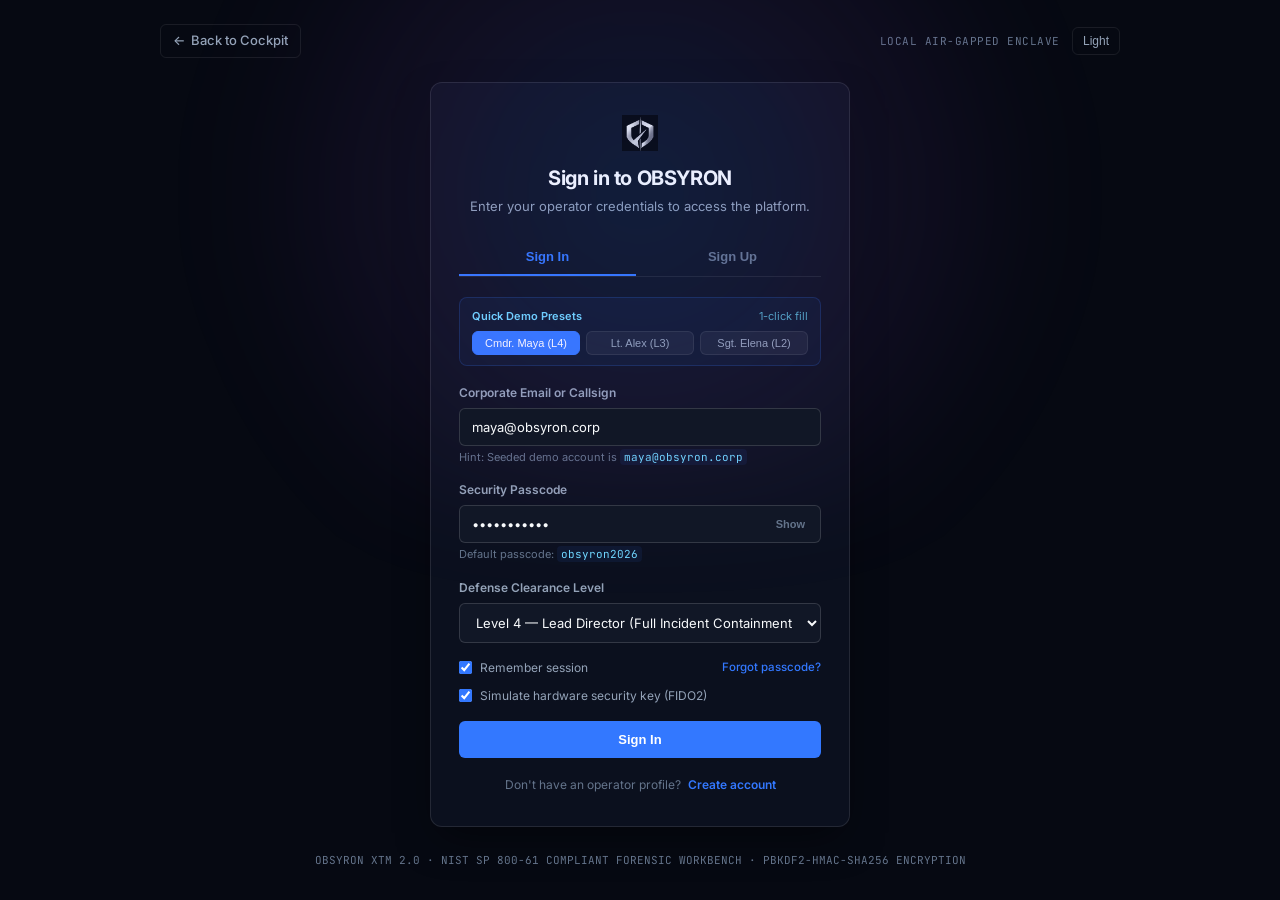
<file: public/login.html>
<!DOCTYPE html>
<html lang="en">
<head>
<meta charset="UTF-8">
<meta name="viewport" content="width=device-width, initial-scale=1.0">
<title>Sign In — OBSYRON</title>
<link rel="icon" type="image/png" href="/static/icon.png">
<link rel="shortcut icon" href="/static/icon.png">
<link rel="apple-touch-icon" href="/static/icon.png">
<link rel="preconnect" href="https://fonts.googleapis.com">
<link rel="preconnect" href="https://fonts.gstatic.com" crossorigin>
<link href="https://fonts.googleapis.com/css2?family=Inter:wght@400;500;600;700&family=JetBrains+Mono:wght@400;500&display=swap" rel="stylesheet">
<link rel="stylesheet" href="/static/style.css">
<style>
  /* ═══════════════════════════════════════════════════════════════════════════
     OBSYRON — PROFESSIONAL MINIMALIST AUTHENTICATION PORTAL
     Clean, modern enterprise styling (Linear / Stripe / Vercel aesthetic)
     Zero animated stickers, pure professional clarity with helpful hints.
     ═══════════════════════════════════════════════════════════════════════════ */

  *, *::before, *::after {
    box-sizing: border-box;
    margin: 0;
    padding: 0;
  }

  html, body {
    width: 100%;
    min-height: 100vh;
    font-family: var(--font-sans);
    background-color: #060912;
    color: #F1F5F9;
    overflow-x: hidden;
  }

  body:not(.dark-theme) {
    background-color: #F8FAFC;
    color: #0F172A;
  }

  /* Full Screen Flex Layout */
  .auth-page {
    min-height: 100vh;
    width: 100%;
    display: flex;
    flex-direction: column;
    justify-content: space-between;
    align-items: center;
    padding: 24px 20px 32px 20px;
  }

  /* ── TOP HEADER ─────────────────────────────────────────────────────────── */
  .auth-header {
    width: 100%;
    max-width: 960px;
    display: flex;
    align-items: center;
    justify-content: space-between;
    gap: 16px;
  }

  .btn-back {
    display: inline-flex;
    align-items: center;
    gap: 6px;
    text-decoration: none;
    color: var(--text-secondary);
    font-size: 13px;
    font-weight: 500;
    padding: 6px 12px;
    border-radius: var(--radius-sm);
    border: 1px solid var(--border-subtle);
    background: transparent;
    transition: all 0.15s ease;
  }
  .btn-back:hover {
    color: var(--text-primary);
    border-color: var(--border-default);
    background: var(--bg-surface-elevated);
  }

  .header-controls {
    display: flex;
    align-items: center;
    gap: 12px;
  }

  .enclave-badge {
    font-size: 11px;
    font-family: var(--font-mono);
    color: var(--text-tertiary);
    letter-spacing: 0.5px;
  }
  @media (max-width: 600px) {
    .enclave-badge { display: none; }
  }

  .btn-theme-minimal {
    background: transparent;
    border: 1px solid var(--border-subtle);
    border-radius: var(--radius-sm);
    color: var(--text-secondary);
    padding: 6px 10px;
    font-size: 12px;
    font-weight: 500;
    cursor: pointer;
    transition: all 0.15s ease;
  }
  .btn-theme-minimal:hover {
    color: var(--text-primary);
    border-color: var(--border-default);
    background: var(--bg-surface-elevated);
  }

  /* ── CENTER STAGE ───────────────────────────────────────────────────────── */
  .auth-container {
    width: 100%;
    max-width: 420px;
    margin: auto 0;
    padding: 20px 0;
  }

  .auth-box {
    background: #0B101E;
    border: 1px solid rgba(255, 255, 255, 0.1);
    border-radius: 12px;
    padding: 32px 28px;
    box-shadow: 0 16px 40px -10px rgba(0, 0, 0, 0.5);
  }
  body:not(.dark-theme) .auth-box {
    background: #FFFFFF;
    border-color: #E2E8F0;
    box-shadow: 0 10px 30px -10px rgba(0, 0, 0, 0.08);
  }

  /* Brand and Heading */
  .auth-brand {
    display: flex;
    flex-direction: column;
    align-items: center;
    text-align: center;
    margin-bottom: 24px;
  }
  .auth-logo {
    width: 36px;
    height: 36px;
    margin-bottom: 12px;
    object-fit: contain;
  }
  .auth-title {
    font-size: 20px;
    font-weight: 700;
    letter-spacing: -0.02em;
    color: var(--text-primary);
    margin-bottom: 4px;
  }
  .auth-desc {
    font-size: 13px;
    color: var(--text-secondary);
    line-height: 1.4;
  }

  /* Clean Minimal Tabs */
  .auth-nav {
    display: flex;
    border-bottom: 1px solid var(--border-subtle);
    margin-bottom: 20px;
    gap: 8px;
  }
  .auth-nav-btn {
    flex: 1;
    padding: 10px 0;
    border: none;
    border-bottom: 2px solid transparent;
    background: transparent;
    color: var(--text-tertiary);
    font-size: 13px;
    font-weight: 600;
    cursor: pointer;
    transition: all 0.15s ease;
    text-align: center;
  }
  .auth-nav-btn:hover {
    color: var(--text-primary);
  }
  .auth-nav-btn.active {
    color: var(--primary);
    border-bottom-color: var(--primary);
  }
  body:not(.dark-theme) .auth-nav-btn.active {
    color: #2563EB;
    border-bottom-color: #2563EB;
  }

  /* Quick Demo Hint Bar */
  .demo-hint-box {
    background: rgba(51, 120, 255, 0.06);
    border: 1px solid rgba(51, 120, 255, 0.2);
    border-radius: 8px;
    padding: 10px 12px;
    margin-bottom: 18px;
  }
  body:not(.dark-theme) .demo-hint-box {
    background: #EFF6FF;
    border-color: #BFDBFE;
  }
  .demo-hint-label {
    font-size: 11px;
    font-weight: 600;
    color: var(--accent-cyan);
    margin-bottom: 6px;
    display: flex;
    align-items: center;
    justify-content: space-between;
  }
  body:not(.dark-theme) .demo-hint-label {
    color: #1D4ED8;
  }
  .demo-chips-row {
    display: flex;
    gap: 6px;
    flex-wrap: wrap;
  }
  .demo-chip {
    flex: 1;
    padding: 5px 8px;
    font-size: 11px;
    font-weight: 500;
    background: rgba(255, 255, 255, 0.05);
    border: 1px solid var(--border-subtle);
    border-radius: 6px;
    color: var(--text-secondary);
    cursor: pointer;
    transition: all 0.15s ease;
    text-align: center;
  }
  body:not(.dark-theme) .demo-chip {
    background: #FFFFFF;
    border-color: #CBD5E1;
    color: #334155;
  }
  .demo-chip:hover, .demo-chip.active {
    background: var(--primary);
    border-color: var(--primary);
    color: #FFFFFF;
  }

  /* Alerts */
  #auth-feedback {
    display: none;
    padding: 10px 12px;
    border-radius: 6px;
    font-size: 12px;
    margin-bottom: 16px;
    line-height: 1.4;
  }
  #auth-feedback.error {
    display: block;
    background: rgba(239, 68, 68, 0.1);
    border: 1px solid rgba(239, 68, 68, 0.3);
    color: #EF4444;
  }
  #auth-feedback.success {
    display: block;
    background: rgba(16, 185, 129, 0.1);
    border: 1px solid rgba(16, 185, 129, 0.3);
    color: #10B981;
  }

  /* Form Fields */
  .form-group {
    margin-bottom: 16px;
  }
  .form-label {
    display: flex;
    justify-content: space-between;
    align-items: center;
    font-size: 12px;
    font-weight: 600;
    color: var(--text-secondary);
    margin-bottom: 6px;
  }
  .form-input-wrap {
    position: relative;
    display: flex;
    align-items: center;
  }
  .form-input {
    width: 100%;
    background: #111726;
    border: 1px solid rgba(255, 255, 255, 0.14);
    border-radius: 6px;
    padding: 10px 12px;
    color: #F8FAFC;
    font-size: 13px;
    font-family: var(--font-sans);
    outline: none;
    transition: border-color 0.15s ease, box-shadow 0.15s ease;
  }
  body:not(.dark-theme) .form-input {
    background: #FFFFFF;
    border-color: #CBD5E1;
    color: #0F172A;
  }
  .form-input:focus {
    border-color: var(--primary);
    box-shadow: 0 0 0 2px rgba(51, 120, 255, 0.2);
  }
  .form-hint {
    font-size: 11px;
    color: var(--text-tertiary);
    margin-top: 4px;
    line-height: 1.4;
  }
  .form-hint code {
    font-family: var(--font-mono);
    color: var(--accent-cyan);
    background: rgba(51, 120, 255, 0.08);
    padding: 1px 4px;
    border-radius: 4px;
  }
  body:not(.dark-theme) .form-hint code {
    color: #1D4ED8;
    background: #EFF6FF;
  }

  .btn-pwd-text {
    position: absolute;
    right: 10px;
    background: transparent;
    border: none;
    color: var(--text-tertiary);
    font-size: 11px;
    font-weight: 600;
    cursor: pointer;
    padding: 4px 6px;
  }
  .btn-pwd-text:hover {
    color: var(--text-primary);
  }

  .form-row {
    display: grid;
    grid-template-columns: 1fr 1fr;
    gap: 12px;
  }
  @media (max-width: 480px) {
    .form-row { grid-template-columns: 1fr; gap: 0; }
  }

  /* Checkbox Row */
  .checkbox-row {
    display: flex;
    align-items: center;
    justify-content: space-between;
    margin-bottom: 20px;
    font-size: 12px;
    color: var(--text-secondary);
  }
  .checkbox-group {
    display: flex;
    align-items: center;
    gap: 8px;
  }
  .checkbox-row input {
    cursor: pointer;
    accent-color: var(--primary);
  }
  .forgot-link {
    color: var(--primary);
    text-decoration: none;
    font-size: 11.5px;
    font-weight: 500;
    cursor: pointer;
  }
  .forgot-link:hover {
    text-decoration: underline;
  }

  /* Password Strength Meter */
  .pwd-strength-container {
    margin-top: 6px;
    display: flex;
    flex-direction: column;
    gap: 4px;
  }
  .pwd-strength-bar {
    height: 4px;
    width: 100%;
    background: rgba(255, 255, 255, 0.1);
    border-radius: 2px;
    overflow: hidden;
  }
  body:not(.dark-theme) .pwd-strength-bar {
    background: #E2E8F0;
  }
  .pwd-strength-fill {
    height: 100%;
    width: 0%;
    transition: width 0.2s ease, background-color 0.2s ease;
  }
  .pwd-strength-text {
    font-size: 10.5px;
    font-family: var(--font-mono);
    color: var(--text-tertiary);
    display: flex;
    justify-content: space-between;
  }

  /* Modal Overlay */
  .auth-modal-overlay {
    display: none;
    position: fixed;
    inset: 0;
    background: rgba(0, 0, 0, 0.75);
    backdrop-filter: blur(4px);
    z-index: 1000;
    align-items: center;
    justify-content: center;
    padding: 20px;
  }
  .auth-modal-overlay.active {
    display: flex;
  }
  .auth-modal-box {
    background: #0B101E;
    border: 1px solid rgba(255, 255, 255, 0.12);
    border-radius: 12px;
    padding: 28px;
    width: 100%;
    max-width: 400px;
    box-shadow: 0 20px 40px -10px rgba(0, 0, 0, 0.7);
  }
  body:not(.dark-theme) .auth-modal-box {
    background: #FFFFFF;
    border-color: #CBD5E1;
    box-shadow: 0 10px 30px -10px rgba(0,0,0,0.1);
  }

  /* Submit Button */
  .btn-submit {
    width: 100%;
    padding: 11px 16px;
    border-radius: 6px;
    border: none;
    background: #3378FF;
    color: #FFFFFF;
    font-size: 13px;
    font-weight: 600;
    cursor: pointer;
    transition: background-color 0.15s ease;
  }
  .btn-submit:hover {
    background: #1754DD;
  }
  .btn-submit:disabled {
    opacity: 0.6;
    cursor: not-allowed;
  }

  .auth-panel {
    display: none;
  }
  .auth-panel.active {
    display: block;
  }

  /* Footer Switch Text */
  .auth-switch-note {
    margin-top: 18px;
    text-align: center;
    font-size: 12px;
    color: var(--text-tertiary);
  }
  .auth-switch-link {
    color: var(--primary);
    text-decoration: none;
    font-weight: 600;
    cursor: pointer;
    margin-left: 4px;
  }
  .auth-switch-link:hover {
    text-decoration: underline;
  }

  /* Page Footer */
  .auth-footer {
    width: 100%;
    max-width: 960px;
    text-align: center;
    font-size: 11px;
    font-family: var(--font-mono);
    color: var(--text-tertiary);
  }
</style>
</head>
<body class="dark-theme">

<div class="auth-page">

  <!-- ── TOP NAVIGATION ─────────────────────────────────────────────────────── -->
  <header class="auth-header">
    <a href="/" class="btn-back">
      <span>←</span>
      <span>Back to Cockpit</span>
    </a>

    <div class="header-controls">
      <span class="enclave-badge">LOCAL AIR-GAPPED ENCLAVE</span>
      <button id="btn-theme" class="btn-theme-minimal" onclick="toggleTheme()" title="Toggle theme">
        <span id="theme-icon">Light</span>
      </button>
    </div>
  </header>

  <!-- ── CENTER AUTHENTICATION BOX ──────────────────────────────────────────── -->
  <main class="auth-container">
    <div class="auth-box">

      <!-- Brand -->
      <div class="auth-brand">
        <img src="/static/icon.png" alt="OBSYRON Logo" class="auth-logo">
        <h1 class="auth-title" id="auth-main-title">Sign in to OBSYRON</h1>
        <p class="auth-desc" id="auth-main-subtitle">Enter your operator credentials to access the platform.</p>
      </div>

      <!-- Clean Tabs -->
      <div class="auth-nav" role="tablist">
        <button type="button" class="auth-nav-btn active" id="tab-login" onclick="switchAuthTab('login')" role="tab" aria-selected="true">
          Sign In
        </button>
        <button type="button" class="auth-nav-btn" id="tab-signup" onclick="switchAuthTab('signup')" role="tab" aria-selected="false">
          Sign Up
        </button>
      </div>

      <!-- Feedback Alert -->
      <div id="auth-feedback" role="alert"></div>

      <!-- ── LOG IN PANEL ───────────────────────────────────────────────────── -->
      <div id="panel-login" class="auth-panel active">
        
        <!-- Quick Demo Hint Chips -->
        <div class="demo-hint-box">
          <div class="demo-hint-label">
            <span>Quick Demo Presets</span>
            <span style="opacity:0.7;font-weight:400">1-click fill</span>
          </div>
          <div class="demo-chips-row">
            <button type="button" class="demo-chip active" onclick="selectRole('maya@obsyron.corp', 'obsyron2026', 'L4', this)">
              Cmdr. Maya (L4)
            </button>
            <button type="button" class="demo-chip" onclick="selectRole('alex@obsyron.corp', 'obsyron2026', 'L3', this)">
              Lt. Alex (L3)
            </button>
            <button type="button" class="demo-chip" onclick="selectRole('elena@obsyron.corp', 'obsyron2026', 'L2', this)">
              Sgt. Elena (L2)
            </button>
          </div>
        </div>

        <form id="form-login" onsubmit="handleLoginSubmit(event)">
          <div class="form-group">
            <label class="form-label" for="login-username">Corporate Email or Callsign</label>
            <div class="form-input-wrap">
              <input type="text" id="login-username" class="form-input" value="maya@obsyron.corp" placeholder="e.g. maya@obsyron.corp or analyst_lead" required autocomplete="username">
            </div>
            <div class="form-hint">Hint: Seeded demo account is <code>maya@obsyron.corp</code></div>
          </div>

          <div class="form-group">
            <label class="form-label" for="login-password">Security Passcode</label>
            <div class="form-input-wrap">
              <input type="password" id="login-password" class="form-input" value="obsyron2026" placeholder="Enter security passcode" required autocomplete="current-password">
              <button type="button" id="login-pwd-btn" class="btn-pwd-text" onclick="togglePasswordVisibility('login-password', 'login-pwd-btn')">Show</button>
            </div>
            <div class="form-hint">Default passcode: <code>obsyron2026</code></div>
          </div>

          <div class="form-group">
            <label class="form-label" for="login-clearance">Defense Clearance Level</label>
            <select id="login-clearance" class="form-input" style="cursor:pointer">
              <option value="L4" selected>Level 4 — Lead Director (Full Incident Containment)</option>
              <option value="L3">Level 3 — Incident Responder (Active Triage)</option>
              <option value="L2">Level 2 — Threat Auditor (Read-Only)</option>
            </select>
          </div>

          <div class="checkbox-row">
            <div class="checkbox-group">
              <input type="checkbox" id="chk-remember-session" checked>
              <label for="chk-remember-session">Remember session</label>
            </div>
            <a class="forgot-link" onclick="toggleForgotPasswordModal(true)">Forgot passcode?</a>
          </div>

          <div class="checkbox-row" style="margin-top:-10px;margin-bottom:16px">
            <div class="checkbox-group">
              <input type="checkbox" id="chk-login-mfa" checked>
              <label for="chk-login-mfa">Simulate hardware security key (FIDO2)</label>
            </div>
          </div>

          <button type="submit" id="btn-login-submit" class="btn-submit">
            <span id="btn-login-text">Sign In</span>
          </button>
        </form>

        <div class="auth-switch-note">
          Don't have an operator profile?
          <a class="auth-switch-link" onclick="switchAuthTab('signup')">Create account</a>
        </div>

      </div>

      <!-- ── SIGN UP PANEL ──────────────────────────────────────────────────── -->
      <div id="panel-signup" class="auth-panel">
        
        <form id="form-signup" onsubmit="handleSignupSubmit(event)">
          
          <div class="form-group">
            <label class="form-label" for="signup-name">Full Name</label>
            <input type="text" id="signup-name" class="form-input" placeholder="e.g. Maya Thorne" required>
          </div>

          <div class="form-row">
            <div class="form-group">
              <label class="form-label" for="signup-email">Corporate Email</label>
              <input type="email" id="signup-email" class="form-input" placeholder="e.g. maya@obsyron.corp" required oninput="validateEmailLive(this.value)">
              <div id="signup-email-hint" class="form-hint" style="color:var(--text-tertiary)">Valid email required</div>
            </div>

            <div class="form-group">
              <label class="form-label" for="signup-username">Callsign</label>
              <input type="text" id="signup-username" class="form-input" placeholder="e.g. m_thorne" required autocomplete="username">
            </div>
          </div>

          <div class="form-group">
            <label class="form-label" for="signup-password">Passcode</label>
            <div class="form-input-wrap">
              <input type="password" id="signup-password" class="form-input" placeholder="Create secure passcode (min 6 chars)" required autocomplete="new-password" oninput="onPasswordInput(this.value)">
              <button type="button" id="signup-pwd-btn" class="btn-pwd-text" onclick="togglePasswordVisibility('signup-password', 'signup-pwd-btn')">Show</button>
            </div>
            <!-- Live Password Strength Meter -->
            <div class="pwd-strength-container">
              <div class="pwd-strength-bar">
                <div id="pwd-strength-fill" class="pwd-strength-fill"></div>
              </div>
              <div class="pwd-strength-text">
                <span>Strength: <strong id="pwd-strength-label" style="color:#64748B">Too short</strong></span>
                <span>Min 6 characters</span>
              </div>
            </div>
          </div>

          <div class="form-group">
            <label class="form-label" for="signup-confirm-password">Confirm Passcode</label>
            <div class="form-input-wrap">
              <input type="password" id="signup-confirm-password" class="form-input" placeholder="Re-enter security passcode" required autocomplete="new-password" oninput="onConfirmPasswordInput(this.value)">
              <button type="button" id="signup-confirm-pwd-btn" class="btn-pwd-text" onclick="togglePasswordVisibility('signup-confirm-password', 'signup-confirm-pwd-btn')">Show</button>
            </div>
            <div id="pwd-match-hint" class="form-hint" style="color:var(--text-tertiary)">Must match passcode</div>
          </div>

          <div class="form-row">
            <div class="form-group">
              <label class="form-label" for="signup-job-title">Job Title</label>
              <select id="signup-job-title" class="form-input" style="cursor:pointer" required>
                <option value="Digital Forensics and Incident Response Specialist" selected>Digital Forensics Specialist</option>
                <option value="Security Operations Center (SOC) Analyst">SOC Analyst</option>
                <option value="Cybersecurity Engineer">Cybersecurity Engineer</option>
                <option value="Director/Head of Cybersecurity">Head of Cybersecurity</option>
                <option value="Threat Intelligence Analyst">Threat Intel Analyst</option>
                <option value="Penetration Tester">Penetration Tester</option>
                <option value="Compliance Specialist">Compliance Specialist</option>
              </select>
            </div>

            <div class="form-group">
              <label class="form-label" for="signup-clearance">Requested Clearance</label>
              <select id="signup-clearance" class="form-input" style="cursor:pointer">
                <option value="L4">Level 4 — Lead Director</option>
                <option value="L3" selected>Level 3 — Incident Responder</option>
                <option value="L2">Level 2 — Threat Auditor</option>
              </select>
            </div>
          </div>

          <div class="checkbox-row" style="margin-bottom:16px">
            <div class="checkbox-group">
              <input type="checkbox" id="chk-signup-mfa" checked>
              <label for="chk-signup-mfa">Enroll simulated FIDO2 key</label>
            </div>
          </div>

          <button type="submit" id="btn-signup-submit" class="btn-submit">
            <span id="btn-signup-text">Create Account</span>
          </button>
        </form>

        <div class="auth-switch-note">
          Already registered?
          <a class="auth-switch-link" onclick="switchAuthTab('login')">Sign in</a>
        </div>

      </div>

    </div>
  </main>

  <!-- ── FORGOT PASSWORD MODAL OVERLAY ──────────────────────────────────────── -->
  <div id="modal-forgot-password" class="auth-modal-overlay">
    <div class="auth-modal-box">
      <div style="display:flex;justify-content:space-between;align-items:center;margin-bottom:16px">
        <h3 style="font-size:16px;font-weight:700;color:var(--text-primary)">Reset Operator Passcode</h3>
        <button type="button" onclick="toggleForgotPasswordModal(false)" style="background:none;border:none;color:var(--text-tertiary);cursor:pointer;font-size:18px">&times;</button>
      </div>
      <p style="font-size:12px;color:var(--text-secondary);margin-bottom:16px;line-height:1.4">
        Enter your registered email address. We will issue a secure temporary passcode to unlock your account.
      </p>
      <div id="forgot-feedback" style="display:none;padding:8px 10px;border-radius:6px;font-size:11.5px;margin-bottom:12px"></div>
      <form onsubmit="handleForgotPasswordSubmit(event)">
        <div class="form-group">
          <label class="form-label" for="forgot-email">Corporate Email</label>
          <input type="email" id="forgot-email" class="form-input" placeholder="e.g. maya@obsyron.corp" required>
        </div>
        <div style="display:flex;gap:10px;margin-top:16px">
          <button type="button" onclick="toggleForgotPasswordModal(false)" class="btn-submit" style="background:transparent;border:1px solid var(--border-subtle);color:var(--text-secondary)">Cancel</button>
          <button type="submit" id="btn-forgot-submit" class="btn-submit">Reset Passcode</button>
        </div>
      </form>
    </div>
  </div>

  <!-- ── FOOTER ─────────────────────────────────────────────────────────────── -->
  <footer class="auth-footer">
    OBSYRON XTM 2.0 · NIST SP 800-61 COMPLIANT FORENSIC WORKBENCH · PBKDF2-HMAC-SHA256 ENCRYPTION
  </footer>

</div>

<script>
  function initTheme() {
    const saved = localStorage.getItem('obsyron_theme');
    if (saved === 'light') {
      document.body.classList.remove('dark-theme');
    } else {
      document.body.classList.add('dark-theme');
    }
    updateThemeUI();
  }

  function toggleTheme() {
    const isDark = document.body.classList.toggle('dark-theme');
    localStorage.setItem('obsyron_theme', isDark ? 'dark' : 'light');
    updateThemeUI();
  }

  function updateThemeUI() {
    const isDark = document.body.classList.contains('dark-theme');
    const icon = document.getElementById('theme-icon');
    if (icon) icon.textContent = isDark ? 'Light' : 'Dark';
  }

  function togglePasswordVisibility(inputId, btnId) {
    const pwd = document.getElementById(inputId);
    const btn = document.getElementById(btnId);
    if (!pwd) return;
    if (pwd.type === 'password') {
      pwd.type = 'text';
      if (btn) btn.textContent = 'Hide';
    } else {
      pwd.type = 'password';
      if (btn) btn.textContent = 'Show';
    }
  }

  function checkPasswordStrength(val) {
    if (!val || val.length === 0) return { score: 0, text: 'Too short', color: '#64748B', width: '5%' };
    let score = 0;
    if (val.length >= 6) score++;
    if (val.length >= 10) score++;
    if (/[0-9]/.test(val)) score++;
    if (/[A-Z]/.test(val) && /[a-z]/.test(val)) score++;
    if (/[^A-Za-z0-9]/.test(val)) score++;

    if (val.length < 6) return { score: 1, text: 'Too short (min 6)', color: '#EF4444', width: '20%' };
    if (score <= 2) return { score: 2, text: 'Weak', color: '#EF4444', width: '35%' };
    if (score === 3) return { score: 3, text: 'Fair', color: '#F59E0B', width: '60%' };
    if (score === 4) return { score: 4, text: 'Good', color: '#3B82F6', width: '85%' };
    return { score: 5, text: 'Strong', color: '#10B981', width: '100%' };
  }

  function onPasswordInput(val) {
    const strength = checkPasswordStrength(val);
    const fill = document.getElementById('pwd-strength-fill');
    const label = document.getElementById('pwd-strength-label');
    if (fill) {
      fill.style.width = strength.width;
      fill.style.backgroundColor = strength.color;
    }
    if (label) {
      label.textContent = strength.text;
      label.style.color = strength.color;
    }
    // Also re-check confirmation match
    const confirmVal = document.getElementById('signup-confirm-password')?.value;
    if (confirmVal) onConfirmPasswordInput(confirmVal);
  }

  function onConfirmPasswordInput(val) {
    const pwdVal = document.getElementById('signup-password')?.value || '';
    const hint = document.getElementById('pwd-match-hint');
    if (!hint) return;
    if (!val) {
      hint.textContent = 'Must match passcode';
      hint.style.color = 'var(--text-tertiary)';
    } else if (val === pwdVal) {
      hint.textContent = '✓ Passcodes match';
      hint.style.color = '#10B981';
    } else {
      hint.textContent = '✗ Passcodes do not match';
      hint.style.color = '#EF4444';
    }
  }

  function validateEmailLive(val) {
    const hint = document.getElementById('signup-email-hint');
    if (!hint) return;
    const re = /^[^\s@]+@[^\s@]+\.[^\s@]+$/;
    if (!val) {
      hint.textContent = 'Valid email required';
      hint.style.color = 'var(--text-tertiary)';
    } else if (re.test(val)) {
      hint.textContent = '✓ Valid email format';
      hint.style.color = '#10B981';
    } else {
      hint.textContent = 'Invalid email address';
      hint.style.color = '#EF4444';
    }
  }

  function toggleForgotPasswordModal(show) {
    const m = document.getElementById('modal-forgot-password');
    if (m) {
      if (show) m.classList.add('active');
      else m.classList.remove('active');
    }
    const fb = document.getElementById('forgot-feedback');
    if (fb) fb.style.display = 'none';
  }

  async function handleForgotPasswordSubmit(e) {
    e.preventDefault();
    const email = document.getElementById('forgot-email').value.trim();
    const fb = document.getElementById('forgot-feedback');
    const btn = document.getElementById('btn-forgot-submit');
    if (!email) return;

    btn.disabled = true;
    btn.textContent = 'Resetting...';
    try {
      const res = await apiFetch('/api/auth/forgot-password', {
        method: 'POST',
        headers: { 'Content-Type': 'application/json' },
        body: JSON.stringify({ email: email })
      });
      const data = await res.json();
      if (!res.ok) throw new Error(data.detail || 'Could not reset password.');

      fb.style.display = 'block';
      fb.style.background = 'rgba(16, 185, 129, 0.1)';
      fb.style.border = '1px solid rgba(16, 185, 129, 0.3)';
      fb.style.color = '#10B981';
      fb.textContent = data.message;

      setTimeout(() => {
        toggleForgotPasswordModal(false);
        // Pre-fill login
        document.getElementById('login-username').value = email;
        document.getElementById('login-password').value = 'Obsyron2026!';
      }, 2500);

    } catch (err) {
      fb.style.display = 'block';
      fb.style.background = 'rgba(239, 68, 68, 0.1)';
      fb.style.border = '1px solid rgba(239, 68, 68, 0.3)';
      fb.style.color = '#EF4444';
      fb.textContent = err.message;
    } finally {
      btn.disabled = false;
      btn.textContent = 'Reset Passcode';
    }
  }

  function switchAuthTab(tab) {
    const tabLogin = document.getElementById('tab-login');
    const tabSignup = document.getElementById('tab-signup');
    const panelLogin = document.getElementById('panel-login');
    const panelSignup = document.getElementById('panel-signup');
    const title = document.getElementById('auth-main-title');
    const subtitle = document.getElementById('auth-main-subtitle');
    const feedback = document.getElementById('auth-feedback');

    if (feedback) {
      feedback.style.display = 'none';
      feedback.className = '';
    }

    if (tab === 'signup') {
      tabLogin.classList.remove('active');
      tabLogin.setAttribute('aria-selected', 'false');
      tabSignup.classList.add('active');
      tabSignup.setAttribute('aria-selected', 'true');
      panelLogin.classList.remove('active');
      panelSignup.classList.add('active');
      title.textContent = 'Create an account';
      subtitle.textContent = 'Register a new operator profile with incident response clearance.';
    } else {
      tabSignup.classList.remove('active');
      tabSignup.setAttribute('aria-selected', 'false');
      tabLogin.classList.add('active');
      tabLogin.setAttribute('aria-selected', 'true');
      panelSignup.classList.remove('active');
      panelLogin.classList.add('active');
      title.textContent = 'Sign in to OBSYRON';
      subtitle.textContent = 'Enter your operator credentials to access the platform.';
    }
  }

  function selectRole(uname, pwd, lvl, btnElem) {
    document.getElementById('login-username').value = uname;
    document.getElementById('login-password').value = pwd;
    document.getElementById('login-clearance').value = lvl;

    document.querySelectorAll('.demo-chip').forEach(b => b.classList.remove('active'));
    if (btnElem) btnElem.classList.add('active');
  }

  async function apiFetch(url, opts) {
    try {
      const r = await fetch(url, opts);
      if (r.status === 404 && url.startsWith('/api/')) return await fetch(url.replace('/api/', '/'), opts);
      return r;
    } catch (e) {
      if (url.startsWith('/api/')) return await fetch(url.replace('/api/', '/'), opts);
      throw e;
    }
  }

  async function handleLoginSubmit(e) {
    e.preventDefault();
    const ident = document.getElementById('login-username').value.trim();
    const password = document.getElementById('login-password').value.trim();
    const clearance = document.getElementById('login-clearance').value;
    const rememberMe = document.getElementById('chk-remember-session')?.checked || false;
    const mfaChecked = document.getElementById('chk-login-mfa')?.checked || true;

    const feedback = document.getElementById('auth-feedback');
    const submitBtn = document.getElementById('btn-login-submit');
    const submitText = document.getElementById('btn-login-text');

    feedback.className = '';
    feedback.style.display = 'none';

    if (!mfaChecked) {
      feedback.className = 'error';
      feedback.textContent = 'Multi-factor verification required: Please verify hardware token.';
      return;
    }

    submitBtn.disabled = true;
    submitText.textContent = 'Verifying credentials...';

    try {
      const res = await apiFetch('/api/auth/login', {
        method: 'POST',
        headers: { 'Content-Type': 'application/json' },
        body: JSON.stringify({
          email: ident,
          username: ident,
          password: password,
          remember_me: rememberMe,
          clearance_override: clearance,
          mfa_code: 'YUBI-FIDO2-VERIFIED'
        })
      });

      const data = await res.json();
      if (!res.ok) {
        throw new Error(data.detail || 'Authorization failed. Check credentials.');
      }

      localStorage.setItem('obsyron_auth_token', data.token);
      localStorage.setItem('obsyron_operator', JSON.stringify(data.operator));
      if (rememberMe) {
        localStorage.setItem('obsyron_remember_user', ident);
      } else {
        localStorage.removeItem('obsyron_remember_user');
      }

      feedback.className = 'success';
      feedback.textContent = `Authorization granted. Welcome ${data.operator.name || data.operator.full_name}! Redirecting...`;

      setTimeout(() => {
        window.location.href = '/?authorized=1';
      }, 500);

    } catch (err) {
      feedback.className = 'error';
      feedback.textContent = err.message;
      submitBtn.disabled = false;
      submitText.textContent = 'Sign In';
    }
  }

  async function handleSignupSubmit(e) {
    e.preventDefault();
    const name = document.getElementById('signup-name').value.trim();
    const email = document.getElementById('signup-email').value.trim();
    const username = document.getElementById('signup-username').value.trim();
    const password = document.getElementById('signup-password').value.trim();
    const confirmPassword = document.getElementById('signup-confirm-password').value.trim();
    const jobTitleElem = document.getElementById('signup-job-title');
    const jobTitle = jobTitleElem ? jobTitleElem.value : 'Forensic Specialist';
    const clearance = document.getElementById('signup-clearance').value;

    const feedback = document.getElementById('auth-feedback');
    const submitBtn = document.getElementById('btn-signup-submit');
    const submitText = document.getElementById('btn-signup-text');

    feedback.className = '';
    feedback.style.display = 'none';

    // Email validation
    const emailRegex = /^[^\s@]+@[^\s@]+\.[^\s@]+$/;
    if (!emailRegex.test(email)) {
      feedback.className = 'error';
      feedback.textContent = 'Please enter a valid corporate email address.';
      return;
    }

    // Password validation
    if (password.length < 6) {
      feedback.className = 'error';
      feedback.textContent = 'Passcode must be at least 6 characters.';
      return;
    }

    // Confirm password validation
    if (password !== confirmPassword) {
      feedback.className = 'error';
      feedback.textContent = 'Passcodes do not match. Please verify confirmation.';
      return;
    }

    submitBtn.disabled = true;
    submitText.textContent = 'Registering operator profile...';

    try {
      const res = await apiFetch('/api/auth/signup', {
        method: 'POST',
        headers: { 'Content-Type': 'application/json' },
        body: JSON.stringify({
          full_name: name,
          name: name,
          email: email,
          username: username,
          password: password,
          confirm_password: confirmPassword,
          role: jobTitle,
          department: jobTitle,
          clearance: clearance
        })
      });

      const data = await res.json();
      if (!res.ok) {
        throw new Error(data.detail || 'Registration failed.');
      }

      localStorage.setItem('obsyron_auth_token', data.token);
      localStorage.setItem('obsyron_operator', JSON.stringify(data.operator));

      feedback.className = 'success';
      feedback.textContent = 'Account created successfully! Redirecting to Workbench...';

      setTimeout(() => {
        window.location.href = '/?authorized=1';
      }, 500);

    } catch (err) {
      feedback.className = 'error';
      feedback.textContent = err.message;
      submitBtn.disabled = false;
      submitText.textContent = 'Create Account';
    }
  }

  document.addEventListener('DOMContentLoaded', () => {
    initTheme();
    const remembered = localStorage.getItem('obsyron_remember_user');
    if (remembered) {
      const u = document.getElementById('login-username');
      if (u) u.value = remembered;
    }
    const params = new URLSearchParams(window.location.search);
    if (params.get('mode') === 'signup') {
      switchAuthTab('signup');
    }
  });
</script>
</body>
</html>
</file>
<file: static/style.css>
/* ═══════════════════════════════════════════════════════════════════════════
   OBSYRON — ENTERPRISE CYBERSECURITY INCIDENT INVESTIGATION WORKBENCH
   Design System: Inspired by Filigran (filigran.io) eXtended Threat Management (XTM)
   Palette: Deep Midnight Obsidian, Electric Blue, Vibrant Cyan & Purple Accents
   File: static/style.css
   ═══════════════════════════════════════════════════════════════════════════ */

/* ── 1. DESIGN TOKENS (FILIGRAN MIDNIGHT DEFAULT) ─────────────────────────── */
:root {
  /* Surfaces & Canvas (Filigran Ultra-Deep Dark by default) */
  --bg-app: #00020C;
  --bg-sidebar: #060918;
  --bg-canvas: #050814;
  --bg-card: #0D1224;
  --bg-card-hover: #121832;
  --bg-card-active: #182245;
  --bg-surface-elevated: #10162B;
  --bg-surface-subtle: #080C1B;
  --bg-card-translucent: rgba(13, 18, 36, 0.75);
  --bg-overlay: rgba(0, 2, 12, 0.85);

  /* Borders & Dividers */
  --border-subtle: rgba(255, 255, 255, 0.08);
  --border-default: rgba(255, 255, 255, 0.14);
  --border-focus: #3378FF;
  --border-strong: rgba(255, 255, 255, 0.24);
  --border-glow: rgba(51, 120, 255, 0.4);

  /* Typography */
  --font-sans: 'Inter', -apple-system, BlinkMacSystemFont, 'Segoe UI', Roboto, Helvetica, Arial, sans-serif;
  --font-mono: 'JetBrains Mono', 'SFMono-Regular', Menlo, Monaco, Consolas, monospace;

  --text-primary: #FFFFFF;
  --text-secondary: #94A3B8;
  --text-tertiary: #64748B;
  --text-disabled: #475569;

  /* Filigran Signature Accents */
  --primary: #3378FF;
  --primary-hover: #1754DD;
  --primary-glow: rgba(51, 120, 255, 0.5);
  --accent-cyan: #6FD7FF;
  --accent-purple: #A855F7;
  --accent-navy-btn: #021032;
  --accent-navy-btn-hover: #03164A;

  /* Semantic Alert Tokens */
  --color-critical: #EF4444;
  --color-critical-bg: rgba(239, 68, 68, 0.12);
  --color-critical-border: rgba(239, 68, 68, 0.35);

  --color-warning: #F59E0B;
  --color-warning-bg: rgba(245, 158, 11, 0.12);
  --color-warning-border: rgba(245, 158, 11, 0.35);

  --color-info: #3378FF;
  --color-info-light: #6FD7FF;
  --color-info-bg: rgba(51, 120, 255, 0.12);
  --color-info-border: rgba(51, 120, 255, 0.35);

  --color-success: #10B981;
  --color-success-bg: rgba(16, 185, 129, 0.12);
  --color-success-border: rgba(16, 185, 129, 0.35);

  --color-purple: #A855F7;
  --color-purple-bg: rgba(168, 85, 247, 0.12);
  --color-purple-border: rgba(168, 85, 247, 0.35);

  /* Graph Entity Palette */
  --entity-user-color: #38BDF8;
  --entity-user-bg: #0C2338;
  --entity-device-color: #818CF8;
  --entity-device-bg: #1A1C36;
  --entity-service-color: #F59E0B;
  --entity-service-bg: #2B1D08;
  --entity-endpoint-color: #EF4444;
  --entity-endpoint-bg: #2D1013;

  /* Grid & Shadows */
  --grid-dot-color: rgba(51, 120, 255, 0.16);
  --shadow-sm: 0 1px 3px rgba(0, 0, 0, 0.4);
  --shadow-md: 0 4px 14px -2px rgba(0, 0, 0, 0.6);
  --shadow-glow: 0 0 25px -4px rgba(51, 120, 255, 0.4);
  --shadow-drawer: 0 -8px 32px rgba(0, 0, 0, 0.8);

  /* Spacing, Radius & Layout System */
  --space-3xs: 2px;
  --space-2xs: 4px;
  --space-xs: 8px;
  --space-sm: 12px;
  --space-md: 16px;
  --space-lg: 24px;
  --space-xl: 32px;
  --space-2xl: 48px;
  --space-3xl: 64px;
  --space-4xl: 96px;
  --section-padding-y: clamp(52px, 7vw, 92px);
  --section-padding-x: clamp(16px, 3.5vw, 36px);
  --container-max-width: 1320px;
  --radius-xs: 4px;
  --radius-sm: 6px;
  --radius-md: 10px;
  --radius-lg: 14px;
  --radius-xl: 18px;
  --radius-full: 9999px;
  --transition-fast: 0.15s cubic-bezier(0.16, 1, 0.3, 1);
  --transition-smooth: 0.25s cubic-bezier(0.16, 1, 0.3, 1);
}

/* ── LIGHT THEME (DYNAMIC OVERRIDE) ───────────────────────────────────────── */
body:not(.dark-theme) {
  --bg-app: #F8FAFC;
  --bg-sidebar: #FFFFFF;
  --bg-canvas: #F1F5F9;
  --bg-card: #FFFFFF;
  --bg-card-hover: #F8FAFC;
  --bg-card-active: #F1F5F9;
  --bg-surface-elevated: #F8FAFC;
  --bg-surface-subtle: #F1F5F9;
  --bg-card-translucent: rgba(255, 255, 255, 0.94);
  --bg-overlay: rgba(248, 250, 252, 0.85);

  --border-subtle: #E2E8F0;
  --border-default: #CBD5E1;
  --border-focus: #0284C7;
  --border-strong: #94A3B8;
  --border-glow: rgba(2, 132, 199, 0.3);

  --text-primary: #0F172A;
  --text-secondary: #334155;
  --text-tertiary: #64748B;
  --text-disabled: #94A3B8;

  --primary: #0284C7;
  --primary-hover: #0369A1;
  --primary-glow: rgba(2, 132, 199, 0.3);
  --accent-cyan: #0284C7;
  --accent-purple: #7C3AED;
  --accent-navy-btn: #E0F2FE;
  --accent-navy-btn-hover: #BAE6FD;

  --color-critical: #DC2626;
  --color-critical-bg: #FEF2F2;
  --color-critical-border: #FECACA;

  --color-warning: #D97706;
  --color-warning-bg: #FFFBEB;
  --color-warning-border: #FDE68A;

  --color-info: #0284C7;
  --color-info-light: #0369A1;
  --color-info-bg: #F0F9FF;
  --color-info-border: #BAE6FD;

  --color-success: #16A34A;
  --color-success-bg: #F0FDF4;
  --color-success-border: #BBF7D0;

  --entity-user-color: #0284C7;
  --entity-user-bg: #E0F2FE;
  --entity-device-color: #64748B;
  --entity-device-bg: #F1F5F9;
  --entity-service-color: #D97706;
  --entity-service-bg: #FEF3C7;
  --entity-endpoint-color: #DC2626;
  --entity-endpoint-bg: #FEE2E2;

  --grid-dot-color: rgba(100, 116, 139, 0.18);
  --shadow-sm: 0 1px 2px rgba(0, 0, 0, 0.05);
  --shadow-md: 0 4px 6px -1px rgba(0, 0, 0, 0.07);
  --shadow-glow: 0 0 16px rgba(2, 132, 199, 0.2);
  --shadow-drawer: 0 -4px 16px rgba(0, 0, 0, 0.08);
}

/* ── 2. GLOBAL RESET & BASE STYLES ────────────────────────────────────────── */
* {
  box-sizing: border-box;
  margin: 0;
  padding: 0;
}

html {
  scroll-behavior: smooth;
  font-size: 14px;
}

body {
  font-family: var(--font-sans);
  background-color: var(--bg-app);
  color: var(--text-primary);
  line-height: 1.5;
  -webkit-font-smoothing: antialiased;
  -moz-osx-font-smoothing: grayscale;
  min-height: 100vh;
  position: relative;
  overflow-x: hidden;
}

/* Ambient Filigran Background Glow Effect */
body::before {
  content: '';
  position: fixed;
  top: -10vw;
  left: 50%;
  transform: translateX(-50%);
  width: 80vw;
  height: 50vw;
  max-width: 1100px;
  background: radial-gradient(circle, rgba(51, 120, 255, 0.14) 0%, rgba(168, 85, 247, 0.07) 40%, transparent 70%);
  pointer-events: none;
  z-index: 0;
  filter: blur(50px);
}

/* Sleek Scrollbars */
::-webkit-scrollbar {
  width: 6px;
  height: 6px;
}
::-webkit-scrollbar-track {
  background: transparent;
}
::-webkit-scrollbar-thumb {
  background: var(--border-default);
  border-radius: 9999px;
}
::-webkit-scrollbar-thumb:hover {
  background: var(--primary);
}

/* ── 3. LOADING OVERLAY ───────────────────────────────────────────────────── */
#loading-overlay {
  position: fixed;
  inset: 0;
  background: var(--bg-overlay);
  backdrop-filter: blur(8px);
  display: flex;
  flex-direction: column;
  align-items: center;
  justify-content: center;
  gap: 16px;
  z-index: 9999;
  opacity: 0;
  pointer-events: none;
  transition: opacity 0.25s ease;
}
#loading-overlay.show {
  opacity: 1;
  pointer-events: auto;
}
.spinner {
  width: 42px;
  height: 42px;
  border: 3px solid rgba(51, 120, 255, 0.2);
  border-top-color: var(--accent-cyan);
  border-radius: 50%;
  animation: spin 0.75s linear infinite;
  box-shadow: 0 0 16px rgba(51, 120, 255, 0.4);
}
@keyframes spin {
  to { transform: rotate(360deg); }
}

/* ── 4. NODE TOOLTIP ──────────────────────────────────────────────────────── */
#node-tooltip {
  position: fixed;
  display: none;
  background: var(--bg-card);
  border: 1px solid var(--border-default);
  box-shadow: 0 10px 25px -5px rgba(0, 0, 0, 0.6), 0 0 15px rgba(51, 120, 255, 0.2);
  border-radius: 8px;
  padding: 10px 14px;
  z-index: 5000;
  pointer-events: none;
  max-width: 290px;
  backdrop-filter: blur(12px);
  animation: fadeIn 0.15s ease-out;
}
@keyframes fadeIn {
  from { opacity: 0; transform: translateY(4px); }
  to { opacity: 1; transform: translateY(0); }
}
.tt-name {
  font-size: 12px;
  font-weight: 700;
  color: var(--text-primary);
  margin-bottom: 4px;
  font-family: var(--font-mono);
}
.tt-detail {
  font-size: 10.5px;
  color: var(--text-secondary);
  line-height: 1.4;
  margin-top: 2px;
}

/* ── 5. PROFESSIONAL ENTERPRISE SITE HEADER ──────────────────────────────── */
#header {
  position: sticky;
  top: 0;
  z-index: 100;
  background: rgba(0, 2, 12, 0.88);
  backdrop-filter: blur(20px);
  -webkit-backdrop-filter: blur(20px);
  border-bottom: 1px solid var(--border-subtle);
  display: flex;
  align-items: center;
  justify-content: space-between;
  padding: 0 clamp(16px, 3.5vw, 40px);
  height: 68px;
  transition: all 0.2s ease;
  width: 100%;
}
body:not(.dark-theme) #header {
  background: rgba(255, 255, 255, 0.92);
  border-bottom-color: rgba(0, 0, 0, 0.08);
}

.brand-section {
  display: flex;
  align-items: center;
  gap: 12px;
  text-decoration: none;
  color: inherit;
  flex-shrink: 0;
}
.brand-shield-icon {
  width: 36px;
  height: 36px;
  display: flex;
  align-items: center;
  justify-content: center;
  background: linear-gradient(135deg, rgba(51, 120, 255, 0.2) 0%, rgba(168, 85, 247, 0.15) 100%);
  border: 1px solid rgba(111, 215, 255, 0.35);
  border-radius: var(--radius-md);
  box-shadow: 0 0 16px rgba(51, 120, 255, 0.3);
  transition: transform var(--transition-fast);
}
.brand-section:hover .brand-shield-icon {
  transform: scale(1.05);
}

.brand-titles {
  display: flex;
  flex-direction: column;
}
.brand-row {
  display: flex;
  align-items: center;
  gap: 8px;
}
.brand-name {
  font-size: 17px;
  font-weight: 800;
  letter-spacing: -0.02em;
  color: var(--text-primary);
}
.brand-subtitle {
  font-size: 9.5px;
  color: var(--text-tertiary);
  font-weight: 600;
  letter-spacing: 0.8px;
  text-transform: uppercase;
  margin-top: 1px;
}

/* Nav links in center */
.header-nav {
  display: none;
  align-items: center;
  gap: 6px;
}
@media (min-width: 992px) {
  .header-nav { display: flex; }
}
.nav-link {
  font-size: 13px;
  font-weight: 500;
  color: var(--text-secondary);
  text-decoration: none;
  padding: 8px 14px;
  border-radius: var(--radius-sm);
  transition: all 0.2s ease;
  letter-spacing: -0.01em;
}
.nav-link:hover {
  color: var(--text-primary);
  background: rgba(255, 255, 255, 0.06);
}
body:not(.dark-theme) .nav-link:hover {
  background: rgba(0, 0, 0, 0.05);
}

/* Right Actions Container */
.header-actions {
  display: flex;
  align-items: center;
  gap: clamp(8px, 1.2vw, 12px);
  flex-shrink: 0;
}

/* Log In / Sign Up Secondary Pill Button */
.nav-link-auth-btn {
  display: inline-flex;
  align-items: center;
  gap: 7px;
  font-size: 12.5px;
  font-weight: 600;
  color: var(--accent-cyan);
  text-decoration: none;
  padding: 7px 15px;
  border-radius: 8px;
  border: 1px solid rgba(111, 215, 255, 0.25);
  background: rgba(51, 120, 255, 0.08);
  cursor: pointer;
  transition: all 0.2s ease;
  font-family: var(--font-sans);
}
.nav-link-auth-btn:hover {
  background: rgba(51, 120, 255, 0.18);
  border-color: var(--accent-cyan);
  color: #FFFFFF;
  box-shadow: 0 0 16px rgba(51, 120, 255, 0.25);
  transform: translateY(-1px);
}
body:not(.dark-theme) .nav-link-auth-btn {
  background: rgba(51, 120, 255, 0.06);
  border-color: rgba(51, 120, 255, 0.2);
  color: var(--primary);
}
body:not(.dark-theme) .nav-link-auth-btn:hover {
  background: rgba(51, 120, 255, 0.12);
  color: var(--primary-hover);
}

/* Theme Toggle Button */
.header-action-btn {
  display: inline-flex;
  align-items: center;
  gap: 6px;
  background: var(--bg-surface-elevated);
  border: 1px solid var(--border-default);
  color: var(--text-secondary);
  padding: 7px 14px;
  border-radius: 8px;
  font-size: 12px;
  font-weight: 500;
  cursor: pointer;
  transition: all 0.2s ease;
}
.header-action-btn:hover {
  color: var(--text-primary);
  border-color: rgba(255, 255, 255, 0.25);
  background: var(--bg-card-hover);
}
body:not(.dark-theme) .header-action-btn {
  background: #FFFFFF;
  border-color: rgba(0, 0, 0, 0.12);
  color: #475569;
}
body:not(.dark-theme) .header-action-btn:hover {
  color: #0F172A;
  background: #F8FAFC;
}

/* Minimalist Icon-Only Theme Toggle */
.header-theme-icon-btn {
  width: 38px;
  height: 38px;
  display: inline-flex;
  align-items: center;
  justify-content: center;
  background: var(--bg-surface-elevated);
  border: 1px solid var(--border-default);
  border-radius: 8px;
  font-size: 16px;
  cursor: pointer;
  transition: all 0.2s ease;
  flex-shrink: 0;
  color: var(--text-primary);
  user-select: none;
}
.header-theme-icon-btn:hover {
  background: var(--bg-card-hover);
  border-color: var(--accent-cyan);
  transform: translateY(-1px);
  box-shadow: 0 0 14px rgba(51, 120, 255, 0.3);
}
.header-theme-icon-btn:active {
  transform: translateY(0);
}
body:not(.dark-theme) .header-theme-icon-btn {
  background: #FFFFFF;
  border-color: rgba(0, 0, 0, 0.12);
  color: #0F172A;
  box-shadow: 0 1px 3px rgba(0, 0, 0, 0.05);
}
body:not(.dark-theme) .header-theme-icon-btn:hover {
  background: #F8FAFC;
  border-color: var(--primary);
  box-shadow: 0 2px 8px rgba(51, 120, 255, 0.2);
}

/* Primary CTA Launch Button */
.btn-filigran-gradient {
  display: inline-flex;
  align-items: center;
  justify-content: center;
  gap: 8px;
  background: linear-gradient(135deg, #3378FF 0%, #1550DD 100%);
  border: 1px solid rgba(255, 255, 255, 0.2);
  color: #FFFFFF !important;
  padding: 8px 18px;
  border-radius: 8px;
  font-size: 12.5px;
  font-weight: 700;
  text-decoration: none;
  cursor: pointer;
  transition: all 0.2s ease;
  box-shadow: 0 4px 14px rgba(51, 120, 255, 0.35);
  letter-spacing: 0.2px;
}
.btn-filigran-gradient:hover {
  background: linear-gradient(135deg, #4A8CFF 0%, #1E5CFF 100%);
  box-shadow: 0 6px 20px rgba(51, 120, 255, 0.5);
  transform: translateY(-1px);
  color: #FFFFFF !important;
}

/* ── 5.1 MOBILE HAMBURGER BUTTON ─────────────────────────────────────────── */
.header-hamburger-btn {
  display: none; /* hidden by default on desktop (>=992px) */
  width: 38px;
  height: 38px;
  border-radius: var(--radius-sm);
  border: 1px solid var(--border-default);
  background: var(--bg-surface-elevated);
  cursor: pointer;
  flex-direction: column;
  align-items: center;
  justify-content: center;
  gap: 4px;
  padding: 0;
  flex-shrink: 0;
  transition: all 0.2s ease;
  color: var(--text-primary);
  user-select: none;
}
.header-hamburger-btn:hover {
  background: var(--bg-card-hover);
  border-color: var(--accent-cyan);
}
body:not(.dark-theme) .header-hamburger-btn {
  background: #FFFFFF;
  border-color: rgba(0, 0, 0, 0.14);
}
.hamburger-bar {
  display: block;
  width: 18px;
  height: 2px;
  background-color: var(--text-primary);
  border-radius: 2px;
  transition: all 0.25s cubic-bezier(0.16, 1, 0.3, 1);
  transform-origin: center;
}
body:not(.dark-theme) .hamburger-bar {
  background-color: #0F172A;
}

/* Morphing Hamburger into an 'X' */
.header-hamburger-btn.is-active .bar-1 {
  transform: translateY(6px) rotate(45deg);
}
.header-hamburger-btn.is-active .bar-2 {
  opacity: 0;
  transform: scaleX(0);
}
.header-hamburger-btn.is-active .bar-3 {
  transform: translateY(-6px) rotate(-45deg);
}

/* ── 5.2 MOBILE NAVIGATION DRAWER & BACKDROP ─────────────────────────────── */
body.menu-open {
  overflow: hidden !important;
}

.mobile-nav-overlay {
  position: fixed;
  inset: 0;
  background: rgba(0, 2, 12, 0.8);
  backdrop-filter: blur(10px);
  -webkit-backdrop-filter: blur(10px);
  z-index: 2500;
  opacity: 0;
  pointer-events: none;
  transition: opacity 0.28s ease;
}
.mobile-nav-overlay.is-open {
  opacity: 1;
  pointer-events: auto;
}
body:not(.dark-theme) .mobile-nav-overlay {
  background: rgba(15, 23, 42, 0.5);
}

.mobile-nav-drawer {
  position: fixed;
  top: 0;
  right: 0;
  bottom: 0;
  width: min(340px, 86vw);
  max-width: 100vw;
  background: var(--bg-card);
  border-left: 1px solid var(--border-default);
  z-index: 2501;
  transform: translateX(105%);
  transition: transform 0.32s cubic-bezier(0.16, 1, 0.3, 1);
  display: flex;
  flex-direction: column;
  box-shadow: -16px 0 44px rgba(0, 0, 0, 0.85);
  backdrop-filter: blur(24px);
  -webkit-backdrop-filter: blur(24px);
  overflow-y: auto;
}
.mobile-nav-drawer.is-open {
  transform: translateX(0);
}
body:not(.dark-theme) .mobile-nav-drawer {
  background: #FFFFFF;
  box-shadow: -10px 0 32px rgba(0, 0, 0, 0.12);
}

.mobile-drawer-header {
  padding: 16px 18px;
  border-bottom: 1px solid var(--border-subtle);
  display: flex;
  align-items: center;
  justify-content: space-between;
  flex-shrink: 0;
}
.mobile-drawer-close {
  background: none;
  border: none;
  font-size: 26px;
  line-height: 1;
  color: var(--text-tertiary);
  cursor: pointer;
  padding: 4px 8px;
  border-radius: var(--radius-xs);
  transition: all 0.15s ease;
}
.mobile-drawer-close:hover {
  color: var(--text-primary);
  background: rgba(255, 255, 255, 0.08);
}
body:not(.dark-theme) .mobile-drawer-close:hover {
  background: rgba(0, 0, 0, 0.05);
}

.mobile-drawer-nav {
  display: flex;
  flex-direction: column;
  gap: 6px;
  padding: 16px 14px;
  flex: 1;
}

.mobile-nav-link {
  display: flex;
  align-items: center;
  gap: 14px;
  padding: 12px 14px;
  border-radius: var(--radius-md);
  text-decoration: none;
  color: var(--text-primary);
  background: rgba(255, 255, 255, 0.02);
  border: 1px solid transparent;
  transition: all 0.2s ease;
}
.mobile-nav-link:hover,
.mobile-nav-link:active {
  background: rgba(51, 120, 255, 0.1);
  border-color: rgba(51, 120, 255, 0.3);
  transform: translateX(3px);
}
body:not(.dark-theme) .mobile-nav-link {
  background: rgba(0, 0, 0, 0.02);
}
body:not(.dark-theme) .mobile-nav-link:hover {
  background: rgba(51, 120, 255, 0.08);
}

.mobile-nav-icon {
  font-size: 18px;
  width: 28px;
  text-align: center;
  flex-shrink: 0;
}
.mobile-nav-text {
  display: flex;
  flex-direction: column;
}
.mobile-nav-title {
  font-size: 13px;
  font-weight: 700;
  color: var(--text-primary);
  line-height: 1.25;
}
.mobile-nav-sub {
  font-size: 10px;
  color: var(--text-tertiary);
  margin-top: 2px;
  line-height: 1.35;
}

.mobile-drawer-footer {
  padding: 16px 14px 24px;
  border-top: 1px solid var(--border-subtle);
  background: var(--bg-surface-elevated);
  display: flex;
  flex-direction: column;
  gap: 12px;
  flex-shrink: 0;
}
body:not(.dark-theme) .mobile-drawer-footer {
  background: #F8FAFC;
}

.mobile-auth-card {
  background: var(--bg-card);
  border: 1px solid var(--border-subtle);
  border-radius: var(--radius-sm);
  padding: 10px 12px;
}
body:not(.dark-theme) .mobile-auth-card {
  background: #FFFFFF;
}
.mobile-auth-status {
  font-size: 10px;
  font-family: var(--font-mono);
  color: var(--text-tertiary);
  letter-spacing: 0.5px;
  margin-bottom: 8px;
  font-weight: 600;
}

.mobile-auth-btn {
  display: flex;
  align-items: center;
  justify-content: center;
  gap: 8px;
  width: 100%;
  padding: 9px 12px;
  background: rgba(51, 120, 255, 0.12);
  border: 1px solid rgba(111, 215, 255, 0.35);
  border-radius: var(--radius-sm);
  color: var(--accent-cyan);
  font-size: 12px;
  font-weight: 600;
  text-decoration: none;
  transition: all 0.2s ease;
  cursor: pointer;
}
.mobile-auth-btn:hover {
  background: rgba(51, 120, 255, 0.22);
  color: #FFFFFF;
}
body:not(.dark-theme) .mobile-auth-btn {
  color: var(--primary);
  background: rgba(51, 120, 255, 0.08);
}

.mobile-quick-actions {
  display: grid;
  grid-template-columns: 1fr 1fr;
  gap: 8px;
}
.mobile-quick-btn {
  display: inline-flex;
  align-items: center;
  justify-content: center;
  gap: 6px;
  padding: 9px 10px;
  font-size: 11px;
  font-weight: 600;
  border-radius: var(--radius-sm);
  border: 1px solid var(--border-default);
  background: var(--bg-card);
  color: var(--text-primary);
  cursor: pointer;
  text-decoration: none;
  transition: all 0.2s ease;
  text-align: center;
  user-select: none;
}
.mobile-quick-btn:hover {
  background: var(--bg-card-hover);
  border-color: var(--accent-cyan);
}
.mobile-launch-btn {
  background: linear-gradient(135deg, #3378FF 0%, #1550DD 100%);
  color: #FFFFFF !important;
  border-color: rgba(255, 255, 255, 0.25);
  box-shadow: 0 4px 12px rgba(51, 120, 255, 0.35);
}
.mobile-launch-btn:hover {
  box-shadow: 0 6px 18px rgba(51, 120, 255, 0.5);
  transform: translateY(-1px);
}

/* ── 6. FILIGRAN-STYLE HERO SECTION ───────────────────────────────────────── */
.hero-section {
  position: relative;
  max-width: var(--container-max-width);
  margin: 0 auto;
  padding: clamp(52px, 7vw, 92px) var(--section-padding-x) clamp(36px, 5vw, 64px);
  text-align: center;
  z-index: 1;
}

/* Filigran Announcement Pill */
.announcement-pill {
  display: inline-flex;
  align-items: center;
  gap: 8px;
  padding: 6px 16px;
  border-radius: var(--radius-full);
  background: rgba(2, 16, 50, 0.65);
  border: 1px solid rgba(51, 120, 255, 0.35);
  color: var(--accent-cyan);
  font-size: 11px;
  font-weight: 600;
  letter-spacing: 0.4px;
  margin-bottom: 24px;
  backdrop-filter: blur(8px);
  transition: all 0.2s ease;
  box-shadow: 0 0 16px -4px rgba(51, 120, 255, 0.3);
}
.announcement-pill:hover {
  border-color: var(--accent-cyan);
  box-shadow: 0 0 24px -2px rgba(51, 120, 255, 0.5);
}

/* Signature Filigran Metallic H1 */
.hero-title {
  font-size: clamp(2.4rem, 5.5vw, 4.4rem);
  font-weight: 800;
  line-height: 1.1;
  letter-spacing: -0.035em;
  margin-bottom: 22px;
  background: linear-gradient(179deg, #FFFFFF 50%, rgba(255, 255, 255, 0.5) 100%);
  -webkit-background-clip: text;
  -webkit-text-fill-color: transparent;
}
body:not(.dark-theme) .hero-title {
  background: linear-gradient(179deg, #0F172A 60%, #475569 100%);
  -webkit-background-clip: text;
  -webkit-text-fill-color: transparent;
}

/* Filigran Italic Accent Gradient */
.hero-italic-gradient {
  font-style: italic;
  font-weight: 800;
  background: linear-gradient(135deg, #6FD7FF 0%, #3378FF 50%, #C084FC 100%);
  -webkit-background-clip: text;
  -webkit-text-fill-color: transparent;
  display: inline-block;
  padding-right: 6px;
}

.hero-subtitle {
  font-size: clamp(14.5px, 1.25vw, 16.5px);
  line-height: 1.7;
  color: var(--text-secondary);
  max-width: 740px;
  margin: 0 auto 38px;
}
.hero-subtitle strong {
  color: var(--text-primary);
}

/* Hero CTA Cluster */
.hero-actions {
  display: flex;
  flex-wrap: wrap;
  align-items: center;
  justify-content: center;
  gap: 14px;
  margin-bottom: 52px;
}
.hero-btn-primary {
  padding: 12px 28px;
  font-size: 13px;
  border-radius: var(--radius-md);
}
.hero-btn-secondary {
  display: inline-flex;
  align-items: center;
  gap: 8px;
  background: var(--accent-navy-btn);
  border: 1px solid rgba(51, 120, 255, 0.35);
  color: var(--text-primary);
  padding: 12px 24px;
  border-radius: var(--radius-md);
  font-size: 13px;
  font-weight: 600;
  text-decoration: none;
  cursor: pointer;
  transition: all 0.2s ease;
  box-shadow: 0 0 16px -4px rgba(51, 120, 255, 0.3);
}
.hero-btn-secondary:hover {
  background: var(--accent-navy-btn-hover);
  border-color: var(--accent-cyan);
  box-shadow: 0 0 24px -2px rgba(51, 120, 255, 0.5);
  transform: translateY(-1px);
}
.hero-actions .header-action-btn {
  border-radius: var(--radius-md);
}

/* Ecosystem / Proof Bar */
.hero-proof-bar {
  display: flex;
  flex-wrap: wrap;
  align-items: center;
  justify-content: center;
  gap: clamp(16px, 2.5vw, 32px);
  padding-top: 28px;
  border-top: 1px solid var(--border-subtle);
  max-width: 960px;
  margin: 0 auto;
}
.proof-item {
  display: flex;
  align-items: center;
  gap: 8px;
  font-size: 11px;
  font-weight: 500;
  color: var(--text-tertiary);
  font-family: var(--font-mono);
}
.proof-dot {
  width: 5px;
  height: 5px;
  border-radius: 50%;
  background: var(--primary);
  box-shadow: 0 0 6px var(--primary);
}

/* ── 7. "SEPARATE SIGNAL FROM NOISE" BENTO SECTION ────────────────────────── */
.section-wrapper {
  max-width: var(--container-max-width);
  margin: 0 auto;
  padding: var(--section-padding-y) var(--section-padding-x);
  position: relative;
  z-index: 1;
}

.section-header {
  text-align: center;
  margin-bottom: clamp(32px, 4.5vw, 48px);
}
.section-badge {
  display: inline-flex;
  align-items: center;
  gap: 6px;
  font-size: 10.5px;
  font-weight: 700;
  letter-spacing: 1.2px;
  color: var(--accent-cyan);
  text-transform: uppercase;
  font-family: var(--font-mono);
  margin-bottom: 12px;
  padding: 4px 12px;
  border-radius: var(--radius-full);
  background: rgba(51, 120, 255, 0.08);
  border: 1px solid rgba(111, 215, 255, 0.25);
}
.section-title {
  font-size: clamp(1.9rem, 3.4vw, 2.7rem);
  font-weight: 800;
  letter-spacing: -0.03em;
  line-height: 1.18;
  color: var(--text-primary);
  margin-bottom: 14px;
}
.section-desc {
  font-size: clamp(14px, 1.15vw, 15.5px);
  color: var(--text-secondary);
  max-width: 680px;
  margin: 0 auto;
  line-height: 1.68;
}

/* 4-Bento KPI Grid */
#kpi-strip {
  display: grid;
  grid-template-columns: repeat(4, 1fr);
  gap: 20px;
  margin-bottom: 40px;
}
@media (max-width: 1024px) {
  #kpi-strip {
    grid-template-columns: repeat(2, 1fr);
    gap: 16px;
  }
}
@media (max-width: 640px) {
  #kpi-strip {
    grid-template-columns: 1fr;
    gap: 12px;
  }
}

.kpi-card {
  background: var(--bg-card);
  border: 1px solid var(--border-default);
  border-radius: var(--radius-lg);
  padding: 24px 22px;
  position: relative;
  overflow: hidden;
  transition: all 0.25s cubic-bezier(0.16, 1, 0.3, 1);
  box-shadow: var(--shadow-sm);
  display: flex;
  flex-direction: column;
}
.kpi-card:hover {
  border-color: var(--border-glow);
  transform: translateY(-2px);
  box-shadow: 0 14px 30px -8px rgba(0, 0, 0, 0.6), 0 0 20px -4px rgba(51, 120, 255, 0.25);
}
.kpi-card::before {
  content: '';
  position: absolute;
  top: 0;
  left: 0;
  right: 0;
  height: 2px;
  background: linear-gradient(90deg, transparent, rgba(51, 120, 255, 0.45), transparent);
}

.kpi-header {
  display: flex;
  align-items: center;
  justify-content: space-between;
  gap: 8px;
  margin-bottom: 14px;
}
.kpi-label {
  font-size: 11px;
  font-weight: 600;
  text-transform: uppercase;
  letter-spacing: 0.6px;
  color: var(--text-tertiary);
  font-family: var(--font-mono);
}

.kpi-chip {
  font-size: 9.5px;
  font-weight: 700;
  padding: 2px 8px;
  border-radius: 9999px;
  letter-spacing: 0.4px;
  font-family: var(--font-mono);
  border-width: 1px;
  border-style: solid;
}
.chip-slate {
  background: rgba(148, 163, 184, 0.1);
  border-color: rgba(148, 163, 184, 0.25);
  color: #94A3B8;
}
.chip-amber {
  background: var(--color-warning-bg);
  border-color: var(--color-warning-border);
  color: var(--color-warning);
}
.chip-red {
  background: var(--color-critical-bg);
  border-color: var(--color-critical-border);
  color: var(--color-critical);
}
.chip-cyan {
  background: var(--color-info-bg);
  border-color: var(--color-info-border);
  color: var(--color-info-light);
}

.kpi-value {
  font-size: clamp(24px, 2.2vw, 30px);
  font-weight: 800;
  font-family: var(--font-mono);
  color: var(--text-primary);
  line-height: 1.15;
  margin-bottom: 6px;
  letter-spacing: -0.5px;
}
.kpi-sub {
  font-size: 11px;
  color: var(--text-secondary);
  line-height: 1.45;
  margin-top: auto;
}

/* ── 8. INTERACTIVE LIVE SOC COCKPIT (THE WORKBENCH) ──────────────────────── */
.cockpit-container {
  background: var(--bg-card);
  border: 1px solid var(--border-default);
  border-radius: var(--radius-xl);
  overflow: hidden;
  box-shadow: 0 24px 60px -12px rgba(0, 0, 0, 0.8), 0 0 35px -5px rgba(51, 120, 255, 0.2);
  margin-bottom: 48px;
  position: relative;
}

/* Cockpit Top Bar */
.cockpit-topbar {
  background: rgba(8, 12, 27, 0.95);
  border-bottom: 1px solid var(--border-subtle);
  padding: 12px 20px;
  display: flex;
  align-items: center;
  justify-content: space-between;
  flex-wrap: wrap;
  gap: 12px;
}
body:not(.dark-theme) .cockpit-topbar {
  background: #F1F5F9;
  border-bottom-color: var(--border-default);
}
.cockpit-title-wrap {
  display: flex;
  align-items: center;
  gap: 10px;
}
.cockpit-dot {
  width: 8px;
  height: 8px;
  border-radius: 50%;
  background: var(--accent-cyan);
  box-shadow: 0 0 8px var(--accent-cyan);
}
.cockpit-title {
  font-size: 11.5px;
  font-weight: 700;
  letter-spacing: 0.8px;
  color: var(--text-primary);
  font-family: var(--font-mono);
  text-transform: uppercase;
}
.cockpit-tags {
  display: flex;
  align-items: center;
  gap: 8px;
}
.cockpit-tag {
  font-size: 9.5px;
  font-weight: 600;
  padding: 3px 9px;
  border-radius: var(--radius-xs);
  background: rgba(255, 255, 255, 0.05);
  border: 1px solid var(--border-subtle);
  color: var(--text-secondary);
  font-family: var(--font-mono);
}

/* 3-Column Cockpit Body */
#main-body {
  display: grid;
  grid-template-columns: 285px 1fr 345px;
  min-height: 640px;
  background: var(--bg-app);
}
@media (max-width: 1200px) {
  #main-body {
    grid-template-columns: 270px 1fr;
  }
  #right-panel {
    grid-column: span 2;
    border-top: 1px solid var(--border-subtle);
    border-left: none;
    max-height: 440px;
  }
}
@media (max-width: 850px) {
  #main-body {
    display: flex;
    flex-direction: column;
  }
  #graph-panel {
    order: 1;
    min-height: 480px;
    height: 56vh;
  }
  #left-rail {
    order: 2;
    border-right: none;
    border-bottom: 1px solid var(--border-subtle);
    max-height: 400px;
  }
  #right-panel {
    order: 3;
    border-left: none;
    border-top: 1px solid var(--border-subtle);
    max-height: 440px;
  }
}

/* ── LEFT RAIL: CONTROLS & CHAOS ─────────────────────────────────────────── */
#left-rail {
  background: var(--bg-sidebar);
  border-right: 1px solid var(--border-subtle);
  padding: 16px;
  display: flex;
  flex-direction: column;
  gap: 16px;
  overflow-y: auto;
}

.rail-group {
  display: flex;
  flex-direction: column;
  gap: 8px;
}
.rail-title {
  font-size: 10px;
  font-weight: 700;
  text-transform: uppercase;
  letter-spacing: 0.8px;
  color: var(--text-tertiary);
  font-family: var(--font-mono);
  margin-bottom: 2px;
}

.rail-btn {
  display: flex;
  align-items: center;
  gap: 10px;
  background: var(--bg-card);
  border: 1px solid var(--border-subtle);
  color: var(--text-primary);
  padding: 9px 12px;
  border-radius: 8px;
  font-size: 11px;
  font-weight: 600;
  cursor: pointer;
  transition: all 0.2s ease;
  width: 100%;
  text-align: left;
}
.rail-btn:hover {
  background: var(--bg-card-hover);
  border-color: var(--border-focus);
}
.rail-btn.active {
  background: rgba(51, 120, 255, 0.12);
  border-color: rgba(51, 120, 255, 0.5);
  color: var(--accent-cyan);
}
.btn-dot {
  width: 6px;
  height: 6px;
  border-radius: 50%;
}

/* Dropzone */
#upload-dropzone {
  border: 1.5px dashed var(--border-default);
  border-radius: 8px;
  padding: 12px;
  text-align: center;
  cursor: pointer;
  background: rgba(255, 255, 255, 0.02);
  transition: all 0.2s ease;
}
#upload-dropzone:hover {
  border-color: var(--primary);
  background: rgba(51, 120, 255, 0.05);
}
#file-input { display: none; }

/* Switch Controls */
.switch-row {
  display: flex;
  align-items: center;
  justify-content: space-between;
  padding: 6px 0;
  cursor: pointer;
  user-select: none;
}
.switch-label {
  font-size: 10.5px;
  color: var(--text-secondary);
  font-weight: 500;
}
.switch {
  position: relative;
  display: inline-block;
  width: 34px;
  height: 18px;
  flex-shrink: 0;
}
.switch input { opacity: 0; width: 0; height: 0; }
.slider {
  position: absolute;
  cursor: pointer;
  inset: 0;
  background-color: rgba(255, 255, 255, 0.15);
  border-radius: 9999px;
  transition: 0.2s;
}
.slider::before {
  position: absolute;
  content: "";
  height: 14px;
  width: 14px;
  left: 2px;
  bottom: 2px;
  background-color: #FFFFFF;
  border-radius: 50%;
  transition: 0.2s;
}
input:checked + .slider {
  background: linear-gradient(135deg, #3378FF, #6FD7FF);
}
input:checked + .slider::before {
  transform: translateX(16px);
}

/* Time Travel Box */
.time-travel-box {
  background: var(--bg-card);
  border: 1px solid var(--border-subtle);
  border-radius: 8px;
  padding: 10px;
  display: flex;
  flex-direction: column;
  gap: 8px;
}
.timeline-controls {
  display: flex;
  align-items: center;
  gap: 6px;
}
.ctrl-btn {
  background: var(--bg-surface-elevated);
  border: 1px solid var(--border-subtle);
  color: var(--text-primary);
  border-radius: 6px;
  width: 28px;
  height: 24px;
  display: flex;
  align-items: center;
  justify-content: center;
  font-size: 10px;
  cursor: pointer;
  transition: all 0.15s ease;
}
.ctrl-btn:hover {
  border-color: var(--primary);
  color: var(--accent-cyan);
}
#timeline-slider {
  width: 100%;
  accent-color: var(--primary);
  height: 4px;
  cursor: pointer;
}
#timeline-display {
  font-size: 9.5px;
  color: var(--text-tertiary);
  font-family: var(--font-mono);
  text-align: center;
}

/* Quick Actions Checklist */
.qa-item {
  display: flex;
  align-items: center;
  justify-content: space-between;
  padding: 6px 8px;
  background: var(--bg-card);
  border: 1px solid var(--border-subtle);
  border-radius: 6px;
  font-size: 10px;
  font-family: var(--font-mono);
}
.qa-btn {
  background: rgba(239, 68, 68, 0.15);
  border: 1px solid rgba(239, 68, 68, 0.4);
  color: #EF4444;
  border-radius: 4px;
  padding: 2px 6px;
  font-size: 9px;
  cursor: pointer;
  font-weight: 600;
  transition: all 0.15s ease;
}
.qa-btn:hover {
  background: #EF4444;
  color: #FFFFFF;
}

/* ── CENTER + RIGHT PANELS WRAPPER ────────────────────────────────────────── */
#center-right {
  display: contents;
}

/* ── CENTER GRAPH CANVAS ─────────────────────────────────────────────────── */
#graph-panel {
  position: relative;
  background: #080D1A;
  background-image: 
    linear-gradient(to right, rgba(255, 255, 255, 0.035) 1px, transparent 1px),
    linear-gradient(to bottom, rgba(255, 255, 255, 0.035) 1px, transparent 1px);
  background-size: 24px 24px;
  display: flex;
  flex-direction: column;
  overflow: hidden;
  min-height: 580px;
}

.graph-watermark {
  position: absolute;
  top: 14px;
  left: 18px;
  display: flex;
  align-items: center;
  gap: 8px;
  font-size: 9.5px;
  font-weight: 700;
  letter-spacing: 0.8px;
  color: var(--text-tertiary);
  font-family: var(--font-mono);
  pointer-events: none;
  z-index: 5;
}

/* Floating Toolbar */
.graph-toolbar {
  position: absolute;
  top: 12px;
  right: 18px;
  display: flex;
  align-items: center;
  gap: 4px;
  background: var(--bg-card-translucent);
  border: 1px solid var(--border-subtle);
  padding: 4px;
  border-radius: 8px;
  backdrop-filter: blur(8px);
  z-index: 10;
  box-shadow: var(--shadow-sm);
}
.tool-btn {
  background: transparent;
  border: none;
  color: var(--text-secondary);
  padding: 4px 8px;
  font-size: 10px;
  font-weight: 600;
  font-family: var(--font-mono);
  border-radius: 4px;
  cursor: pointer;
  transition: all 0.15s ease;
}
.tool-btn:hover {
  color: var(--text-primary);
  background: rgba(255, 255, 255, 0.08);
}
.tool-btn.active {
  background: var(--accent-cyan);
  color: #00020C !important;
  font-weight: 700;
}

.graph-search-wrap {
  display: flex;
  align-items: center;
  background: rgba(0, 0, 0, 0.35);
  border: 1px solid var(--border-subtle);
  border-radius: 4px;
  padding: 0 4px;
}
.graph-search-input {
  background: transparent;
  border: none;
  outline: none;
  color: var(--text-primary);
  font-size: 10px;
  font-family: var(--font-mono);
  padding: 3px 4px;
  width: 120px;
  transition: width 0.2s ease;
}
.graph-search-input:focus {
  width: 145px;
  border-color: var(--accent-cyan);
}
.clear-search-btn {
  background: transparent;
  border: none;
  color: var(--text-tertiary);
  font-size: 9px;
  cursor: pointer;
  padding: 0 2px;
}
.clear-search-btn:hover {
  color: var(--color-critical);
}

.tool-select {
  background: rgba(0, 0, 0, 0.45);
  border: 1px solid var(--border-subtle);
  color: var(--text-secondary);
  font-size: 9.5px;
  font-family: var(--font-mono);
  font-weight: 600;
  padding: 3px 6px;
  border-radius: 4px;
  outline: none;
  cursor: pointer;
}
.tool-select:hover {
  color: var(--text-primary);
  border-color: var(--accent-cyan);
}

/* ── VIEW 1: GRAPHICAL ATTACK FLOW PIPELINE ── */
.graph-flow-view {
  flex: 1;
  display: flex;
  flex-direction: column;
  overflow: hidden;
  position: relative;
  min-height: 480px;
}

.flow-stage-nav {
  display: flex;
  align-items: center;
  gap: 8px;
  padding: 8px 16px;
  background: rgba(0, 0, 0, 0.25);
  border-bottom: 1px solid rgba(255, 255, 255, 0.05);
  overflow-x: auto;
  scrollbar-width: none;
  z-index: 5;
}
.flow-stage-nav::-webkit-scrollbar { display: none; }

.flow-nav-pill {
  display: flex;
  align-items: center;
  gap: 6px;
  padding: 4px 10px;
  border-radius: 20px;
  background: rgba(255, 255, 255, 0.04);
  border: 1px solid var(--border-subtle);
  color: var(--text-tertiary);
  font-family: var(--font-mono);
  font-size: 9.5px;
  font-weight: 600;
  cursor: pointer;
  white-space: nowrap;
  transition: all 0.2s ease;
}
.flow-nav-pill:hover {
  color: var(--text-primary);
  border-color: rgba(56, 189, 248, 0.4);
}
.flow-nav-pill.active {
  background: rgba(56, 189, 248, 0.16);
  border-color: var(--accent-cyan);
  color: var(--accent-cyan);
  box-shadow: 0 0 10px rgba(56, 189, 248, 0.25);
}

.flow-pipeline-scroll {
  flex: 1;
  overflow-x: auto;
  overflow-y: hidden;
  padding: 24px 20px 20px;
  display: flex;
  align-items: center;
  scroll-behavior: smooth;
}
.flow-pipeline-scroll::-webkit-scrollbar {
  height: 6px;
}
.flow-pipeline-scroll::-webkit-scrollbar-track {
  background: rgba(0, 0, 0, 0.2);
}
.flow-pipeline-scroll::-webkit-scrollbar-thumb {
  background: rgba(56, 189, 248, 0.25);
  border-radius: 3px;
}

.flow-pipeline-track {
  display: flex;
  align-items: center;
  gap: 14px;
  min-width: max-content;
}

/* STAGE CARD */
.flow-stage-card {
  width: 275px;
  background: rgba(17, 24, 39, 0.88);
  border: 1.5px solid rgba(56, 189, 248, 0.22);
  border-radius: 12px;
  padding: 14px 16px;
  box-shadow: 0 8px 24px rgba(0, 0, 0, 0.45);
  backdrop-filter: blur(12px);
  cursor: pointer;
  transition: all 0.25s cubic-bezier(0.4, 0, 0.2, 1);
  display: flex;
  flex-direction: column;
  gap: 10px;
  position: relative;
  overflow: hidden;
}
.flow-stage-card::before {
  content: '';
  position: absolute;
  top: 0;
  left: 0;
  right: 0;
  height: 3px;
  background: linear-gradient(90deg, transparent, var(--accent-cyan), transparent);
  opacity: 0.6;
}
.flow-stage-card:hover {
  transform: translateY(-4px);
  border-color: rgba(56, 189, 248, 0.55);
  box-shadow: 0 12px 30px rgba(0, 0, 0, 0.6), 0 0 16px rgba(56, 189, 248, 0.25);
}
.flow-stage-card.active {
  border-color: var(--accent-cyan);
  box-shadow: 0 0 25px rgba(56, 189, 248, 0.35), 0 10px 30px rgba(0, 0, 0, 0.6);
  transform: translateY(-4px);
  background: rgba(17, 24, 39, 0.96);
}
.flow-stage-card.is-attacker {
  border-color: rgba(239, 68, 68, 0.45);
}
.flow-stage-card.is-attacker::before {
  background: linear-gradient(90deg, transparent, #EF4444, transparent);
}
.flow-stage-card.is-attacker.active {
  border-color: #EF4444;
  box-shadow: 0 0 25px rgba(239, 68, 68, 0.35);
}
.flow-stage-card.is-inferred {
  border-color: rgba(245, 158, 11, 0.45);
}
.flow-stage-card.is-inferred::before {
  background: linear-gradient(90deg, transparent, #F59E0B, transparent);
}
.flow-stage-card.is-inferred.active {
  border-color: #F59E0B;
  box-shadow: 0 0 25px rgba(245, 158, 11, 0.35);
}
.flow-stage-card.is-exfil {
  border-color: rgba(236, 72, 153, 0.45);
}
.flow-stage-card.is-exfil::before {
  background: linear-gradient(90deg, transparent, #EC4899, transparent);
}
.flow-stage-card.is-exfil.active {
  border-color: #EC4899;
  box-shadow: 0 0 25px rgba(236, 72, 153, 0.35);
}

.flow-card-header {
  display: flex;
  align-items: center;
  justify-content: space-between;
  gap: 8px;
}
.flow-stage-chip {
  font-size: 9px;
  font-weight: 700;
  font-family: var(--font-mono);
  padding: 2px 7px;
  border-radius: 4px;
  background: rgba(56, 189, 248, 0.15);
  color: var(--accent-cyan);
  border: 1px solid rgba(56, 189, 248, 0.3);
  letter-spacing: 0.5px;
}
.flow-stage-card.is-attacker .flow-stage-chip {
  background: rgba(239, 68, 68, 0.15);
  color: #FCA5A5;
  border-color: rgba(239, 68, 68, 0.3);
}
.flow-stage-card.is-inferred .flow-stage-chip {
  background: rgba(245, 158, 11, 0.15);
  color: #FCD34D;
  border-color: rgba(245, 158, 11, 0.3);
}
.flow-stage-card.is-exfil .flow-stage-chip {
  background: rgba(236, 72, 153, 0.15);
  color: #F472B6;
  border-color: rgba(236, 72, 153, 0.3);
}

.flow-time-chip {
  font-size: 8.5px;
  font-family: var(--font-mono);
  color: var(--text-tertiary);
}
.flow-conf-chip {
  font-size: 9px;
  font-weight: 700;
  font-family: var(--font-mono);
  color: var(--color-success);
}
.flow-stage-card.is-inferred .flow-conf-chip {
  color: var(--color-warning);
}

.flow-card-hero {
  display: flex;
  align-items: center;
  gap: 12px;
}
.flow-hero-icon {
  width: 44px;
  height: 44px;
  border-radius: 10px;
  display: flex;
  align-items: center;
  justify-content: center;
  font-size: 20px;
  background: rgba(0, 0, 0, 0.4);
  border: 1.5px solid rgba(56, 189, 248, 0.25);
  flex-shrink: 0;
  box-shadow: inset 0 0 10px rgba(56, 189, 248, 0.1);
}
.flow-stage-card.is-attacker .flow-hero-icon {
  border-color: rgba(239, 68, 68, 0.4);
  box-shadow: inset 0 0 10px rgba(239, 68, 68, 0.2);
}
.flow-stage-card.is-inferred .flow-hero-icon {
  border-color: rgba(245, 158, 11, 0.4);
  box-shadow: inset 0 0 10px rgba(245, 158, 11, 0.2);
}
.flow-stage-card.is-exfil .flow-hero-icon {
  border-color: rgba(236, 72, 153, 0.4);
  box-shadow: inset 0 0 10px rgba(236, 72, 153, 0.2);
}

.flow-hero-info {
  display: flex;
  flex-direction: column;
  overflow: hidden;
}
.flow-hero-title {
  font-size: 13px;
  font-weight: 700;
  color: var(--text-primary);
  white-space: nowrap;
  overflow: hidden;
  text-overflow: ellipsis;
  font-family: var(--font-sans);
}
.flow-hero-sub {
  font-size: 9.5px;
  font-family: var(--font-mono);
  color: var(--text-secondary);
  white-space: nowrap;
  overflow: hidden;
  text-overflow: ellipsis;
}

.flow-card-transition {
  display: flex;
  align-items: center;
  gap: 6px;
  background: rgba(0, 0, 0, 0.35);
  padding: 5px 8px;
  border-radius: 6px;
  border: 1px solid rgba(255, 255, 255, 0.05);
  font-family: var(--font-mono);
  font-size: 10px;
}
.flow-ent-src {
  color: var(--accent-cyan);
  font-weight: 600;
}
.flow-ent-arrow {
  color: var(--text-tertiary);
}
.flow-ent-tgt {
  color: #F87171;
  font-weight: 600;
}

.flow-card-tactic {
  display: flex;
  align-items: center;
  gap: 6px;
  flex-wrap: wrap;
}
.flow-mitre-badge {
  font-size: 9px;
  font-family: var(--font-mono);
  font-weight: 700;
  padding: 2px 6px;
  border-radius: 4px;
  background: rgba(239, 68, 68, 0.15);
  color: #FCA5A5;
  border: 1px solid rgba(239, 68, 68, 0.3);
}
.flow-proto-badge {
  font-size: 9px;
  font-family: var(--font-mono);
  font-weight: 600;
  padding: 2px 6px;
  border-radius: 4px;
  background: rgba(255, 255, 255, 0.05);
  color: var(--text-secondary);
  border: 1px solid rgba(255, 255, 255, 0.1);
}

.flow-card-footer {
  display: flex;
  align-items: center;
  justify-content: space-between;
  margin-top: 2px;
  padding-top: 8px;
  border-top: 1px solid rgba(255, 255, 255, 0.06);
}
.flow-evidence-btn {
  font-size: 9.5px;
  font-family: var(--font-mono);
  font-weight: 600;
  color: var(--accent-cyan);
  background: rgba(56, 189, 248, 0.1);
  border: 1px solid rgba(56, 189, 248, 0.25);
  padding: 3px 8px;
  border-radius: 4px;
  cursor: pointer;
  transition: all 0.15s ease;
}
.flow-evidence-btn:hover {
  background: var(--accent-cyan);
  color: #00020C;
}

/* ANIMATED FLOW CONNECTOR */
.flow-connector {
  display: flex;
  flex-direction: column;
  align-items: center;
  justify-content: center;
  width: 76px;
  position: relative;
  flex-shrink: 0;
}
.flow-connector-line {
  width: 100%;
  height: 2.5px;
  background: linear-gradient(90deg, rgba(56, 189, 248, 0.5), rgba(239, 68, 68, 0.85));
  position: relative;
}
.flow-connector-line::after {
  content: '';
  position: absolute;
  right: -2px;
  top: -4px;
  width: 0;
  height: 0;
  border-left: 6px solid #EF4444;
  border-top: 5px solid transparent;
  border-bottom: 5px solid transparent;
}
.flow-connector.is-inferred .flow-connector-line {
  background: linear-gradient(90deg, #F59E0B, #D97706);
  border-style: dashed;
}
.flow-connector.is-inferred .flow-connector-line::after {
  border-left-color: #F59E0B;
}
.flow-connector-pulse {
  position: absolute;
  width: 8px;
  height: 8px;
  border-radius: 50%;
  background: var(--accent-cyan);
  box-shadow: 0 0 10px var(--accent-cyan);
  animation: flowLaser 1.8s infinite linear;
}
@keyframes flowLaser {
  0% { left: 0%; opacity: 0; transform: scale(0.6); }
  20% { opacity: 1; transform: scale(1.2); }
  80% { opacity: 1; transform: scale(1); }
  100% { left: 95%; opacity: 0; transform: scale(0.6); }
}
.flow-connector-pill {
  margin-top: 8px;
  font-size: 8px;
  font-family: var(--font-mono);
  font-weight: 600;
  color: var(--text-tertiary);
  background: rgba(0, 0, 0, 0.5);
  border: 1px solid rgba(255, 255, 255, 0.08);
  padding: 1px 5px;
  border-radius: 4px;
  white-space: nowrap;
}

/* ── VIEW 2: CYTOSCAPE CANVAS ── */
#cy {
  flex: 1;
  width: 100%;
  height: 100%;
  min-height: 520px;
}

/* ── BOTTOM CONTROLLER STRIP ── */
.graph-bottom-strip {
  display: flex;
  align-items: center;
  justify-content: space-between;
  padding: 8px 16px;
  background: var(--bg-card-translucent);
  border-top: 1px solid var(--border-subtle);
  backdrop-filter: blur(12px);
  gap: 12px;
  flex-wrap: wrap;
  z-index: 10;
}
.step-controller-box {
  display: flex;
  align-items: center;
  gap: 8px;
}
.step-ctrl-btn {
  background: rgba(255, 255, 255, 0.05);
  border: 1px solid var(--border-subtle);
  color: var(--text-primary);
  font-family: var(--font-mono);
  font-size: 10px;
  font-weight: 600;
  padding: 5px 10px;
  border-radius: 6px;
  cursor: pointer;
  transition: all 0.15s ease;
}
.step-ctrl-btn:hover {
  background: rgba(56, 189, 248, 0.15);
  border-color: var(--accent-cyan);
  color: var(--accent-cyan);
}
.step-status-pill {
  display: flex;
  align-items: center;
  gap: 8px;
  background: rgba(0, 0, 0, 0.5);
  border: 1px solid var(--border-subtle);
  padding: 4px 10px;
  border-radius: 20px;
}
.step-num-badge {
  font-size: 9px;
  font-family: var(--font-mono);
  font-weight: 700;
  padding: 1px 6px;
  border-radius: 10px;
  background: var(--accent-cyan);
  color: #00020C;
}
.step-title-text {
  font-size: 10px;
  font-family: var(--font-mono);
  color: var(--text-secondary);
}
.step-play-toggle {
  display: flex;
  align-items: center;
  gap: 6px;
  background: linear-gradient(135deg, rgba(16, 185, 129, 0.2), rgba(6, 95, 70, 0.3));
  border: 1px solid rgba(16, 185, 129, 0.4);
  color: #6EE7B7;
  font-family: var(--font-mono);
  font-size: 10px;
  font-weight: 700;
  padding: 5px 12px;
  border-radius: 6px;
  cursor: pointer;
  transition: all 0.2s ease;
}
.step-play-toggle:hover {
  background: rgba(16, 185, 129, 0.3);
  box-shadow: 0 0 12px rgba(16, 185, 129, 0.3);
}
.step-play-toggle.playing {
  background: rgba(239, 68, 68, 0.25);
  border-color: #EF4444;
  color: #FCA5A5;
}

/* Legend Box */
.legend-box {
  display: flex;
  flex-wrap: wrap;
  align-items: center;
  gap: 10px;
}
.legend-item {
  display: flex;
  align-items: center;
  gap: 5px;
  font-size: 9.5px;
  color: var(--text-secondary);
  font-family: var(--font-mono);
}
.leg-dot {
  width: 9px;
  height: 9px;
  border-radius: 3px;
  border-width: 1.5px;
  border-style: solid;
}
.leg-line-solid {
  width: 14px;
  height: 2px;
  background: var(--color-critical);
}
.leg-line-dash {
  width: 14px;
  height: 2px;
  border-top: 2px dashed var(--color-warning);
}

/* ── INVESTIGATION PANEL (SELECTED NODE FORENSICS) ────────────────────────── */
.investigation-card {
  background: #0B132B;
  border-bottom: 1px solid rgba(51, 120, 255, 0.22);
  padding: 12px 14px;
  display: flex;
  flex-direction: column;
  gap: 7px;
  box-shadow: 0 4px 14px rgba(0, 0, 0, 0.25);
  flex-shrink: 0;
  transition: all 0.2s ease;
}
.investigation-card-header {
  display: flex;
  align-items: center;
  justify-content: space-between;
  gap: 8px;
}
.investigation-dot {
  width: 8px;
  height: 8px;
  border-radius: 50%;
  background: #EF4444;
  display: inline-block;
  flex-shrink: 0;
}
.investigation-title {
  font-size: 11.5px;
  font-weight: 700;
  color: #FFFFFF;
  font-family: var(--font-mono);
  letter-spacing: -0.01em;
}
.investigation-badge {
  font-size: 8.5px;
  font-weight: 700;
  padding: 2px 6px;
  border-radius: 4px;
  font-family: var(--font-mono);
  text-transform: uppercase;
}
.investigation-badge.sev-critical {
  background: rgba(239, 68, 68, 0.15);
  color: #EF4444;
  border: 1px solid rgba(239, 68, 68, 0.4);
}
.investigation-badge.sev-suspicious {
  background: rgba(245, 158, 11, 0.15);
  color: #F59E0B;
  border: 1px solid rgba(245, 158, 11, 0.4);
}
.investigation-badge.sev-normal {
  background: rgba(16, 185, 129, 0.15);
  color: #10B981;
  border: 1px solid rgba(16, 185, 129, 0.4);
}
.investigation-mitre {
  font-size: 9px;
  font-weight: 700;
  color: #38BDF8;
  background: rgba(56, 189, 248, 0.12);
  border: 1px solid rgba(56, 189, 248, 0.35);
  padding: 2px 7px;
  border-radius: 4px;
  font-family: var(--font-mono);
}
.investigation-grid {
  display: grid;
  grid-template-columns: 1fr 1fr;
  gap: 5px 10px;
  background: rgba(0, 0, 0, 0.25);
  border: 1px solid rgba(255, 255, 255, 0.05);
  border-radius: 6px;
  padding: 7px 9px;
}
.insp-field {
  display: flex;
  flex-direction: column;
  gap: 1px;
}
.insp-label {
  font-size: 8px;
  font-weight: 700;
  color: var(--text-tertiary);
  letter-spacing: 0.6px;
  font-family: var(--font-mono);
}
.insp-val {
  font-size: 10px;
  font-weight: 600;
  color: #E2E8F0;
  font-family: var(--font-mono);
  word-break: break-all;
}
.insp-suspicion-box {
  background: rgba(0, 0, 0, 0.25);
  border: 1px solid rgba(255, 255, 255, 0.05);
  border-radius: 6px;
  padding: 6px 9px;
}
.insp-suspicion-desc {
  font-size: 10px;
  color: #CBD5E1;
  line-height: 1.35;
  margin-top: 2px;
  font-family: var(--font-sans);
}
.insp-evidence-box {
  display: flex;
  flex-direction: column;
}
.insp-evidence-btn {
  font-size: 8.5px;
  font-family: var(--font-mono);
  font-weight: 600;
  background: rgba(56, 189, 248, 0.12);
  color: #38BDF8;
  border: 1px solid rgba(56, 189, 248, 0.3);
  padding: 2px 6px;
  border-radius: 4px;
  cursor: pointer;
  transition: all 0.15s ease;
}
.insp-evidence-btn:hover {
  background: rgba(56, 189, 248, 0.25);
  color: #FFFFFF;
}
.insp-log-pre {
  font-size: 8.5px;
  font-family: var(--font-mono);
  background: #050811;
  border: 1px solid rgba(255, 255, 255, 0.07);
  border-radius: 4px;
  padding: 5px 7px;
  color: #94A3B8;
  max-height: 52px;
  overflow-y: auto;
  white-space: pre-wrap;
  word-break: break-all;
  margin: 0;
}

/* ── RIGHT PANEL: EXPLAINABLE AI & PLAYBOOK ───────────────────────────────── */
#right-panel {
  background: var(--bg-sidebar);
  border-left: 1px solid var(--border-subtle);
  display: flex;
  flex-direction: column;
  overflow: hidden;
}

.panel-tabs {
  display: flex;
  border-bottom: 1px solid var(--border-subtle);
  background: rgba(0, 0, 0, 0.2);
}
.tab-btn {
  flex: 1;
  background: transparent;
  border: none;
  border-bottom: 2px solid transparent;
  color: var(--text-tertiary);
  padding: 12px 8px;
  font-size: 11px;
  font-weight: 600;
  cursor: pointer;
  transition: all 0.2s ease;
  text-align: center;
}
.tab-btn:hover {
  color: var(--text-primary);
}
.tab-btn.active {
  color: var(--accent-cyan);
  border-bottom-color: var(--accent-cyan);
  background: rgba(51, 120, 255, 0.05);
}

.tab-pane {
  display: none;
  flex: 1;
  overflow-y: auto;
  padding: 16px;
}
.tab-pane.active {
  display: block;
}

/* XAI Cards */
.xai-card,
.xai-step-card {
  background: var(--bg-card);
  border: 1px solid var(--border-subtle);
  border-radius: 8px;
  padding: 12px;
  margin-bottom: 12px;
  transition: all 0.2s ease;
  cursor: pointer;
}
.xai-card:hover,
.xai-step-card:hover {
  border-color: var(--accent-cyan);
  background: rgba(56, 189, 248, 0.04);
  transform: translateY(-1px);
  box-shadow: 0 4px 12px rgba(0, 0, 0, 0.25);
}
.xai-step-card.inferred-step {
  border-left: 3px solid var(--color-warning);
}
.xai-header {
  display: flex;
  align-items: center;
  justify-content: space-between;
  gap: 8px;
  margin-bottom: 6px;
}
.xai-step-badge {
  font-size: 9px;
  font-weight: 700;
  padding: 2px 6px;
  border-radius: 4px;
  background: rgba(51, 120, 255, 0.15);
  border: 1px solid rgba(51, 120, 255, 0.3);
  color: var(--accent-cyan);
  font-family: var(--font-mono);
}
.xai-title {
  font-size: 11.5px;
  font-weight: 700;
  color: var(--text-primary);
  margin-bottom: 6px;
}
.xai-text {
  font-size: 10.5px;
  color: var(--text-secondary);
  line-height: 1.5;
  margin-bottom: 8px;
}
.xai-citations {
  display: flex;
  flex-wrap: wrap;
  gap: 4px;
}
.log-citation-tag {
  display: inline-flex;
  align-items: center;
  gap: 4px;
  background: rgba(255, 255, 255, 0.05);
  border: 1px solid var(--border-subtle);
  color: var(--accent-cyan);
  border-radius: 4px;
  padding: 2px 6px;
  font-size: 9px;
  font-family: var(--font-mono);
  font-weight: 600;
  cursor: pointer;
  transition: all 0.15s ease;
}
.log-citation-tag:hover {
  background: rgba(51, 120, 255, 0.2);
  border-color: var(--accent-cyan);
}

/* Playbook Checkbox List */
.playbook-row {
  display: flex;
  align-items: flex-start;
  gap: 8px;
  padding: 10px;
  background: var(--bg-card);
  border: 1px solid var(--border-subtle);
  border-radius: 8px;
  margin-bottom: 8px;
  font-size: 11px;
}
.playbook-check {
  margin-top: 2px;
  accent-color: var(--primary);
  cursor: pointer;
}

/* Matrix Table */
.matrix-table {
  width: 100%;
  border-collapse: collapse;
  font-size: 10px;
  font-family: var(--font-mono);
}
.matrix-table th {
  text-align: left;
  padding: 6px 8px;
  color: var(--text-tertiary);
  border-bottom: 1px solid var(--border-subtle);
  font-weight: 600;
}
.matrix-table td {
  padding: 6px 8px;
  color: var(--text-secondary);
  border-bottom: 1px solid rgba(255, 255, 255, 0.04);
}
.matrix-table tr:hover td {
  background: rgba(255, 255, 255, 0.02);
  color: var(--text-primary);
}

/* ── 9. BOTTOM DRAWER: EVIDENCE DNA INSPECTOR ─────────────────────────────── */
#evidence-drawer {
  position: fixed;
  bottom: 0;
  left: 0;
  right: 0;
  background: var(--bg-card);
  border-top: 1px solid var(--border-focus);
  box-shadow: var(--shadow-drawer);
  z-index: 4000;
  transform: translateY(105%);
  transition: transform 0.3s cubic-bezier(0.16, 1, 0.3, 1);
  max-height: 48vh;
  display: flex;
  flex-direction: column;
  backdrop-filter: blur(16px);
}
#evidence-drawer.open {
  transform: translateY(0);
}
#evidence-content {
  display: flex;
  flex-direction: column;
  height: 100%;
  padding: 16px 24px;
}
.drawer-top {
  display: flex;
  align-items: center;
  justify-content: space-between;
  margin-bottom: 12px;
}
.drawer-title {
  font-size: 11px;
  font-weight: 700;
  letter-spacing: 0.8px;
  color: var(--text-primary);
  font-family: var(--font-mono);
}
.drawer-close-btn {
  background: rgba(255, 255, 255, 0.06);
  border: 1px solid var(--border-subtle);
  color: var(--text-secondary);
  border-radius: 6px;
  padding: 4px 10px;
  font-size: 10px;
  cursor: pointer;
  font-family: var(--font-mono);
  transition: all 0.15s ease;
}
.drawer-close-btn:hover {
  background: rgba(255, 255, 255, 0.12);
  color: var(--text-primary);
}
#evidence-body {
  flex: 1;
  overflow-y: auto;
  font-family: var(--font-mono);
  font-size: 10.5px;
  line-height: 1.5;
  background: rgba(0, 0, 0, 0.3);
  padding: 14px;
  border-radius: 8px;
  border: 1px solid var(--border-subtle);
}

/* ── 10. "A TOOLBOX OF CAPABILITIES" SECTION ──────────────────────────────── */
.capabilities-grid {
  display: grid;
  grid-template-columns: repeat(2, 1fr);
  gap: 24px;
  margin-top: 36px;
}
@media (max-width: 820px) {
  .capabilities-grid {
    grid-template-columns: 1fr;
    gap: 16px;
  }
}

.capability-card {
  background: var(--bg-card);
  border: 1px solid var(--border-default);
  border-radius: var(--radius-lg);
  padding: 28px 24px;
  position: relative;
  transition: all 0.25s cubic-bezier(0.16, 1, 0.3, 1);
  display: flex;
  flex-direction: column;
  gap: 14px;
}
.capability-card:hover {
  border-color: var(--border-glow);
  transform: translateY(-3px);
  box-shadow: 0 16px 36px -10px rgba(0, 0, 0, 0.7), 0 0 24px -4px rgba(51, 120, 255, 0.25);
}
.cap-icon-box {
  width: 44px;
  height: 44px;
  border-radius: var(--radius-md);
  display: flex;
  align-items: center;
  justify-content: center;
  background: rgba(51, 120, 255, 0.12);
  border: 1px solid rgba(51, 120, 255, 0.35);
  box-shadow: 0 0 14px rgba(51, 120, 255, 0.25);
  margin-bottom: 4px;
}
.cap-icon-box svg {
  width: 22px;
  height: 22px;
  stroke: var(--accent-cyan);
  fill: none;
  stroke-width: 2;
  stroke-linecap: round;
  stroke-linejoin: round;
}
.cap-title {
  font-size: 1.18rem;
  font-weight: 700;
  color: var(--text-primary);
  letter-spacing: -0.015em;
}
.cap-desc {
  font-size: 0.94rem;
  color: var(--text-secondary);
  line-height: 1.65;
}
.cap-tag {
  font-size: 9.5px;
  font-weight: 700;
  padding: 3px 10px;
  border-radius: var(--radius-full);
  background: rgba(51, 120, 255, 0.08);
  border: 1px solid rgba(111, 215, 255, 0.25);
  color: var(--accent-cyan);
  font-family: var(--font-mono);
  align-self: flex-start;
}

.cap-status-chip {
  font-size: 9px;
  font-weight: 700;
  font-family: var(--font-mono);
  color: #34d399;
  background: rgba(52, 211, 153, 0.08);
  border: 1px solid rgba(52, 211, 153, 0.3);
  border-radius: var(--radius-full);
  padding: 3px 8px;
  display: inline-flex;
  align-items: center;
  gap: 5px;
  letter-spacing: 0.04em;
}

.pulse-dot {
  width: 6px;
  height: 6px;
  background: #10B981;
  border-radius: 50%;
  display: inline-block;
  box-shadow: 0 0 8px #10B981;
  animation: pulseDotGlow 1.8s infinite;
}

@keyframes pulseDotGlow {
  0% { transform: scale(0.95); opacity: 0.6; }
  50% { transform: scale(1.3); opacity: 1; }
  100% { transform: scale(0.95); opacity: 0.6; }
}

.cap-footer {
  display: flex;
  justify-content: space-between;
  align-items: center;
  margin-top: auto;
  padding-top: 14px;
  border-top: 1px solid rgba(255, 255, 255, 0.05);
}

.cap-tool-btn {
  background: rgba(51, 120, 255, 0.1);
  border: 1px solid rgba(51, 120, 255, 0.35);
  color: var(--accent-cyan);
  border-radius: 6px;
  padding: 5px 12px;
  font-size: 11px;
  font-weight: 600;
  display: inline-flex;
  align-items: center;
  gap: 5px;
  cursor: pointer;
  transition: all 0.2s cubic-bezier(0.16, 1, 0.3, 1);
}

.cap-tool-btn:hover {
  background: rgba(51, 120, 255, 0.22);
  border-color: var(--accent-cyan);
  box-shadow: 0 0 12px rgba(51, 120, 255, 0.35);
  transform: translateY(-1px);
}

.ft-tabs-scroll::-webkit-scrollbar {
  height: 4px;
}
.ft-tabs-scroll::-webkit-scrollbar-thumb {
  background: rgba(255, 255, 255, 0.1);
  border-radius: 2px;
}

.ft-tab-btn {
  background: transparent;
  border: 1px solid transparent;
  color: var(--text-secondary);
  font-size: 11.5px;
  font-weight: 600;
  padding: 7px 12px;
  border-radius: 6px;
  cursor: pointer;
  white-space: nowrap;
  transition: all 0.15s ease;
}

.ft-tab-btn:hover:not(.active) {
  background: rgba(255, 255, 255, 0.05);
  color: var(--text-primary);
}

.ft-tab-btn.active {
  background: rgba(51, 120, 255, 0.18);
  border-color: rgba(51, 120, 255, 0.45);
  color: #ffffff;
  box-shadow: 0 0 10px rgba(51, 120, 255, 0.25);
}

.ft-metric-box {
  background: var(--bg-surface);
  border: 1px solid var(--border-subtle);
  border-radius: 6px;
  padding: 10px 12px;
}

.ft-metric-label {
  font-size: 9.5px;
  font-family: var(--font-mono);
  color: var(--text-tertiary);
  text-transform: uppercase;
  letter-spacing: 0.05em;
  margin-bottom: 2px;
}

.ft-metric-val {
  font-size: 14px;
  font-weight: 700;
  color: var(--text-primary);
  font-family: var(--font-mono);
}

/* ── FORENSIC TOOL WORKING WINDOW ─────────────────────────────────────────── */
.forensic-modal-card {
  position: relative;
  width: 96vw;
  max-width: 1040px;
  max-height: 90vh;
  background: #080D1A;
  border: 1px solid rgba(51, 120, 255, 0.4);
  border-radius: 12px;
  box-shadow: 0 32px 80px -10px rgba(0, 0, 0, 0.95), 0 0 40px rgba(51, 120, 255, 0.2);
  display: flex;
  flex-direction: column;
  overflow: hidden;
  transform: scale(0.96);
  transition: transform 0.25s cubic-bezier(0.16, 1, 0.3, 1);
}

.ft-window-header {
  background: rgba(15, 23, 42, 0.9);
  border-bottom: 1px solid var(--border-subtle);
  padding: 12px 18px;
  display: flex;
  justify-content: space-between;
  align-items: center;
  user-select: none;
}

.ft-window-dots {
  display: flex;
  gap: 6px;
  align-items: center;
}

.ft-dot {
  width: 10px;
  height: 10px;
  border-radius: 50%;
  display: inline-block;
}
.ft-dot-red { background: #ef4444; }
.ft-dot-yellow { background: #f59e0b; }
.ft-dot-green { background: #10b981; }

.ft-window-body {
  padding: 16px 20px;
  display: flex;
  flex-direction: column;
  gap: 12px;
  overflow-y: auto;
  flex: 1;
}

.ft-view-toggle-btn {
  background: transparent;
  border: 1px solid var(--border-subtle);
  color: var(--text-secondary);
  font-size: 11px;
  font-weight: 600;
  padding: 5px 12px;
  border-radius: 6px;
  cursor: pointer;
  transition: all 0.15s ease;
}

.ft-view-toggle-btn:hover {
  background: rgba(255, 255, 255, 0.05);
  color: var(--text-primary);
}

.ft-view-toggle-btn.active {
  background: rgba(51, 120, 255, 0.2);
  border-color: var(--accent-cyan);
  color: var(--accent-cyan);
}

.ft-table {
  width: 100%;
  border-collapse: collapse;
  font-family: var(--font-mono);
  font-size: 11px;
}

.ft-table th {
  background: rgba(255, 255, 255, 0.03);
  padding: 8px 10px;
  border-bottom: 1px solid var(--border-subtle);
  color: var(--text-tertiary);
  text-align: left;
  font-size: 10px;
  letter-spacing: 0.04em;
}

.ft-table td {
  padding: 7px 10px;
  border-bottom: 1px solid rgba(255, 255, 255, 0.03);
  color: var(--text-secondary);
}

.ft-table tr:hover td {
  background: rgba(51, 120, 255, 0.05);
  color: var(--text-primary);
}

/* ── 11. "FILIGRAN BY NUMBERS" STATS SECTION ──────────────────────────────── */
.numbers-strip {
  display: grid;
  grid-template-columns: repeat(4, 1fr);
  gap: 20px;
  margin: 40px 0;
  text-align: center;
}
@media (max-width: 992px) {
  .numbers-strip {
    grid-template-columns: repeat(2, 1fr);
    gap: 16px;
  }
}
@media (max-width: 600px) {
  .numbers-strip {
    grid-template-columns: 1fr;
    gap: 14px;
  }
}

.stat-box {
  background: var(--bg-card);
  border: 1px solid var(--border-default);
  border-radius: var(--radius-lg);
  padding: 32px 20px;
  transition: all 0.25s ease;
}
.stat-box:hover {
  border-color: var(--border-glow);
  box-shadow: 0 0 24px -4px rgba(51, 120, 255, 0.25);
  transform: translateY(-2px);
}
.stat-num {
  font-size: clamp(2.4rem, 4.2vw, 3.2rem);
  font-weight: 800;
  font-family: var(--font-mono);
  background: linear-gradient(135deg, #FFFFFF 30%, var(--accent-cyan) 100%);
  -webkit-background-clip: text;
  -webkit-text-fill-color: transparent;
  line-height: 1.1;
  margin-bottom: 8px;
}
body:not(.dark-theme) .stat-num {
  background: linear-gradient(135deg, #0F172A 30%, var(--primary) 100%);
  -webkit-background-clip: text;
  -webkit-text-fill-color: transparent;
}
.stat-label {
  font-size: 11px;
  font-weight: 600;
  color: var(--text-tertiary);
  text-transform: uppercase;
  letter-spacing: 0.8px;
  font-family: var(--font-mono);
  line-height: 1.45;
}

/* ── 12. TECH ALLIANCES & STANDARDS ───────────────────────────────────────── */
.alliances-strip {
  display: flex;
  flex-wrap: wrap;
  align-items: center;
  justify-content: center;
  gap: 12px;
  margin-top: 28px;
}
.alliance-badge {
  background: var(--bg-card);
  border: 1px solid var(--border-default);
  border-radius: var(--radius-full);
  padding: 8px 18px;
  font-size: 11.5px;
  font-weight: 600;
  color: var(--text-secondary);
  font-family: var(--font-mono);
  display: flex;
  align-items: center;
  gap: 8px;
  transition: all 0.2s ease;
}
.alliance-badge:hover {
  border-color: var(--primary);
  color: var(--text-primary);
  box-shadow: 0 0 14px -2px rgba(51, 120, 255, 0.3);
  transform: translateY(-1px);
}

/* ── 13. FILIGRAN-STYLE SITE FOOTER ───────────────────────────────────────── */
#footer {
  border-top: 1px solid var(--border-subtle);
  background: rgba(0, 2, 12, 0.95);
  padding: clamp(48px, 6vw, 72px) var(--section-padding-x) 36px;
  margin-top: clamp(48px, 6vw, 80px);
  position: relative;
  z-index: 1;
}
body:not(.dark-theme) #footer {
  background: #F1F5F9;
  border-top-color: var(--border-default);
}
.footer-inner {
  max-width: var(--container-max-width);
  margin: 0 auto;
  display: flex;
  flex-direction: column;
  gap: clamp(24px, 4vw, 40px);
}
.footer-top {
  display: grid;
  grid-template-columns: 1.4fr 2.6fr;
  gap: clamp(24px, 4vw, 56px);
  align-items: flex-start;
}
@media (max-width: 900px) {
  .footer-top {
    grid-template-columns: 1fr;
    gap: 36px;
  }
}
.footer-brand {
  max-width: 400px;
}
.footer-logo {
  display: flex;
  align-items: center;
  gap: 10px;
  margin-bottom: 12px;
}
.footer-desc {
  font-size: 0.88rem;
  color: var(--text-tertiary);
  line-height: 1.65;
}
.footer-links {
  display: grid;
  grid-template-columns: repeat(3, 1fr);
  gap: 32px;
}
@media (max-width: 600px) {
  .footer-links {
    grid-template-columns: repeat(auto-fit, minmax(130px, 1fr));
    gap: 24px;
  }
}
.footer-col {
  display: flex;
  flex-direction: column;
  gap: 10px;
}
.footer-col-title {
  font-size: 11px;
  font-weight: 700;
  text-transform: uppercase;
  letter-spacing: 0.8px;
  color: var(--text-secondary);
  font-family: var(--font-mono);
  margin-bottom: 4px;
}
.footer-link {
  font-size: 12px;
  color: var(--text-tertiary);
  text-decoration: none;
  transition: color 0.15s ease;
}
.footer-link:hover {
  color: var(--accent-cyan);
}

.footer-bottom {
  display: flex;
  flex-wrap: wrap;
  align-items: center;
  justify-content: space-between;
  gap: 20px;
  padding-top: 24px;
  border-top: 1px solid var(--border-subtle);
  font-size: 11px;
  color: var(--text-tertiary);
  font-family: var(--font-mono);
}
@media (max-width: 768px) {
  .footer-bottom {
    flex-direction: column;
    align-items: flex-start;
    gap: 16px;
  }
}

/* ── 15. OPERATOR AUTHORIZATION & CLEARANCE UI ───────────────────────────── */
.header-clearance-pill {
  font-size: 9px;
  font-family: var(--font-mono);
  font-weight: 700;
  padding: 1px 6px;
  border-radius: 4px;
  letter-spacing: 0.5px;
  text-transform: uppercase;
}
.header-clearance-pill.clearance-l4 {
  background: var(--color-critical-bg);
  border: 1px solid var(--color-critical-border);
  color: var(--color-critical);
}
.header-clearance-pill.clearance-l3 {
  background: var(--color-warning-bg);
  border: 1px solid var(--color-warning-border);
  color: var(--color-warning);
}
.header-clearance-pill.clearance-l2 {
  background: var(--color-info-bg);
  border: 1px solid var(--color-info-border);
  color: var(--accent-cyan);
}

/* Auth Modal Overlay */
.auth-modal-overlay {
  position: fixed;
  inset: 0;
  background: rgba(0, 2, 12, 0.85);
  backdrop-filter: blur(12px);
  z-index: 9999;
  display: flex;
  align-items: center;
  justify-content: center;
  padding: 20px;
  opacity: 0;
  pointer-events: none;
  transition: opacity 0.25s ease;
}
.auth-modal-overlay.show {
  opacity: 1;
  pointer-events: auto;
}

.auth-modal-card {
  position: relative;
  width: 100%;
  max-width: 440px;
  background: var(--bg-card);
  border: 1px solid var(--border-default);
  border-radius: 12px;
  padding: 28px 24px;
  box-shadow: 0 24px 64px -12px rgba(0, 0, 0, 0.8), 0 0 0 1px rgba(51, 120, 255, 0.2);
  transform: scale(0.96);
  transition: transform 0.25s ease;
}
.auth-modal-overlay.show .auth-modal-card,
.auth-modal-overlay.show .chaos-modal-card,
.auth-modal-overlay.show .report-modal-card,
.auth-modal-overlay.show .forensic-modal-card {
  transform: scale(1);
}

.chaos-modal-card,
.report-modal-card {
  position: relative;
  transform: scale(0.96);
  transition: transform 0.25s ease;
}

.auth-modal-close {
  position: absolute;
  top: 14px;
  right: 16px;
  background: none;
  border: none;
  color: var(--text-tertiary);
  font-size: 20px;
  line-height: 1;
  cursor: pointer;
  padding: 4px;
  border-radius: 4px;
  transition: color 0.15s ease;
}
.auth-modal-close:hover {
  color: var(--text-primary);
}

.modal-role-btn {
  background: var(--bg-surface-elevated);
  border: 1px solid var(--border-subtle);
  border-radius: 6px;
  padding: 8px 6px;
  text-align: center;
  cursor: pointer;
  display: flex;
  flex-direction: column;
  align-items: center;
  gap: 3px;
  transition: all 0.2s ease;
}
.modal-role-btn:hover {
  border-color: var(--primary);
  background: var(--bg-card-hover);
  transform: translateY(-1px);
}

/* Auth Tabs Navigation */
.auth-tabs-nav {
  display: flex;
  background: var(--bg-surface-elevated);
  border: 1px solid var(--border-default);
  border-radius: 8px;
  padding: 3px;
  gap: 4px;
}
.auth-tab-btn {
  flex: 1;
  display: flex;
  align-items: center;
  justify-content: center;
  gap: 6px;
  background: transparent;
  border: none;
  border-radius: 6px;
  padding: 8px 12px;
  font-size: 12px;
  font-weight: 600;
  color: var(--text-secondary);
  cursor: pointer;
  transition: all 0.2s ease;
  font-family: var(--font-sans);
}
.auth-tab-btn:hover {
  color: var(--text-primary);
  background: rgba(255, 255, 255, 0.05);
}
.auth-tab-btn.active {
  background: var(--primary);
  color: #FFFFFF;
  box-shadow: 0 2px 8px rgba(51, 120, 255, 0.4);
}

/* ── 16. BOTTOM THEME MODE SWITCHER FORM & FLOATING DOCK ─────────────────── */
.bottom-theme-form {
  display: flex;
  align-items: center;
  gap: 12px;
}
.bottom-theme-label {
  font-size: 10px;
  font-weight: 700;
  font-family: var(--font-mono);
  color: var(--text-tertiary);
  letter-spacing: 0.8px;
  text-transform: uppercase;
}
.theme-segmented-group {
  display: inline-flex;
  align-items: center;
  background: var(--bg-surface-elevated);
  border: 1px solid var(--border-default);
  border-radius: 8px;
  padding: 3px;
  gap: 3px;
}
.theme-seg-btn {
  display: inline-flex;
  align-items: center;
  gap: 6px;
  background: transparent;
  border: none;
  padding: 5px 12px;
  border-radius: 6px;
  font-size: 11.5px;
  font-weight: 600;
  color: var(--text-secondary);
  cursor: pointer;
  transition: all 0.2s ease;
  font-family: var(--font-sans);
}
.theme-seg-btn:hover {
  color: var(--text-primary);
  background: rgba(255, 255, 255, 0.05);
}
body:not(.dark-theme) .theme-seg-btn:hover {
  background: rgba(0, 0, 0, 0.05);
}
.theme-seg-btn.active {
  background: var(--primary);
  color: #FFFFFF;
  box-shadow: 0 2px 8px rgba(51, 120, 255, 0.35);
}

/* Floating Bottom Theme Toggle Dock */
.floating-theme-dock {
  position: fixed;
  bottom: 22px;
  right: 24px;
  z-index: 1000;
}
.floating-theme-btn {
  display: inline-flex;
  align-items: center;
  gap: 8px;
  background: rgba(13, 18, 36, 0.88);
  backdrop-filter: blur(16px);
  -webkit-backdrop-filter: blur(16px);
  border: 1px solid rgba(51, 120, 255, 0.35);
  padding: 8px 16px;
  border-radius: 9999px;
  font-size: 11.5px;
  font-weight: 600;
  color: var(--text-primary);
  cursor: pointer;
  box-shadow: 0 8px 24px -4px rgba(0, 0, 0, 0.6), 0 0 12px rgba(51, 120, 255, 0.2);
  transition: all 0.25s ease;
  font-family: var(--font-sans);
}
.floating-theme-btn:hover {
  transform: translateY(-2px);
  border-color: var(--accent-cyan);
  box-shadow: 0 12px 30px -4px rgba(0, 0, 0, 0.7), 0 0 20px rgba(51, 120, 255, 0.4);
}
body:not(.dark-theme) .floating-theme-btn {
  background: rgba(255, 255, 255, 0.92);
  border-color: rgba(0, 0, 0, 0.14);
  color: #0F172A;
  box-shadow: 0 8px 24px rgba(0, 0, 0, 0.12);
}
body:not(.dark-theme) .floating-theme-btn:hover {
  background: #FFFFFF;
  border-color: var(--primary);
  box-shadow: 0 12px 28px rgba(51, 120, 255, 0.25);
}

/* ═══════════════════════════════════════════════════════════════════════════
   17. COMPREHENSIVE RESPONSIVE DESIGN & MEDIA BREAKPOINTS
   Breakpoints:
     - Large Desktop (> 1200px): fluid 3-column workbench
     - Tablet Landscape (992px - 1200px)
     - Tablet Portrait (769px - 991px): hamburger menu enabled
     - Mobile Landscape / Large Mobile (481px - 768px): clean topbar + drawer
     - Standard Mobile (376px - 480px)
     - Ultra-Compact Mobile (320px - 375px)
   ═══════════════════════════════════════════════════════════════════════════ */

/* Zero Horizontal Scroll & Layout Integrity Rules */
html, body {
  width: 100%;
  max-width: 100vw;
  overflow-x: hidden;
  position: relative;
}

#header, .hero-section, .section-wrapper, .cockpit-container, #main-body, #footer,
#evidence-drawer, .capabilities-grid, .numbers-strip, .alliances-strip {
  width: 100%;
  max-width: 100%;
  box-sizing: border-box;
}

/* ── 17.1 TABLET BREAKPOINT (<= 1024px) ─────────────────────────────────── */
@media (max-width: 1024px) {
  #header {
    padding: 0 20px;
    height: 64px;
  }
  .header-actions {
    gap: 8px;
  }
  .hero-section {
    padding: clamp(40px, 6vw, 68px) 20px clamp(28px, 4vw, 44px);
  }
  .hero-title {
    font-size: clamp(2.2rem, 5vw, 3.4rem);
  }
  .cockpit-topbar {
    padding: 10px 16px;
  }
  .cockpit-tags {
    display: none; /* keep topbar sleek and uncluttered on tablets */
  }
  .legend-box {
    gap: 8px 12px;
    padding: 6px 12px;
    font-size: 9px;
  }
}

/* ── 17.2 TABLET PORTRAIT / HAMBURGER MENU ACTIVATION (<= 991px) ────────── */
@media (max-width: 991px) {
  .header-nav {
    display: none !important; /* switch to hamburger menu */
  }
  .header-hamburger-btn {
    display: inline-flex; /* display mobile hamburger button */
  }
}

/* ── 17.3 MOBILE BREAKPOINT (<= 768px) ───────────────────────────────────── */
@media (max-width: 768px) {
  #header {
    padding: 0 14px;
    height: 60px;
  }
  .brand-shield-icon {
    width: 32px;
    height: 32px;
  }
  .brand-name {
    font-size: 15px;
  }
  .brand-subtitle {
    display: none; /* prevent header wrapping on narrow screens */
  }
  .header-actions {
    gap: 6px;
  }
  /* In top header bar, hide auth pill button on mobile as it is prominently integrated into hamburger drawer */
  .header-actions .nav-link-auth-btn {
    display: none;
  }
  .header-theme-icon-btn {
    width: 36px;
    height: 36px;
    font-size: 15px;
  }
  .btn-filigran-gradient {
    padding: 7px 13px;
    font-size: 11.5px;
  }

  /* Hero Section */
  .hero-section {
    padding: 36px 14px 28px;
  }
  .hero-title {
    font-size: clamp(1.9rem, 7vw, 2.7rem);
    margin-bottom: 16px;
  }
  .hero-subtitle {
    font-size: 14px;
    line-height: 1.6;
    margin-bottom: 28px;
    padding: 0 4px;
  }
  .hero-actions {
    flex-direction: column;
    width: 100%;
    max-width: 320px;
    margin: 0 auto 36px;
    gap: 10px;
  }
  .hero-actions .btn-filigran-gradient,
  .hero-actions .hero-btn-secondary,
  .hero-actions .header-action-btn {
    width: 100%;
    justify-content: center;
    padding: 12px 18px;
    text-align: center;
  }
  .hero-proof-bar {
    gap: 12px 16px;
    padding-top: 20px;
  }
  .proof-item {
    font-size: 10.5px;
  }

  /* Bento KPI Section */
  .section-wrapper {
    padding: clamp(36px, 5vw, 56px) 14px;
  }
  .section-header {
    margin-bottom: 24px;
  }
  .section-title {
    font-size: clamp(1.6rem, 5vw, 2.1rem);
  }
  .section-desc {
    font-size: 13.5px;
    line-height: 1.6;
  }

  /* Interactive Workbench */
  .cockpit-container {
    border-radius: var(--radius-lg);
    margin-bottom: 32px;
  }
  .cockpit-topbar {
    padding: 10px 14px;
  }
  #main-body {
    display: flex;
    flex-direction: column;
    min-height: auto;
  }
  #graph-panel {
    order: 1;
    min-height: 420px;
    height: 52vh;
    max-height: 520px;
  }
  #cy {
    min-height: 380px;
  }
  .graph-toolbar {
    top: 8px;
    right: 8px;
    padding: 2px 4px;
  }
  .graph-watermark {
    top: 8px;
    left: 10px;
    font-size: 8.5px;
  }
  .legend-box {
    position: static;
    margin: 8px 10px 10px;
    gap: 6px 12px;
    font-size: 8.5px;
    padding: 6px 10px;
    border-radius: var(--radius-sm);
  }
  #left-rail {
    order: 2;
    border-right: none;
    border-bottom: 1px solid var(--border-subtle);
    max-height: 400px;
    padding: 14px;
    gap: 14px;
  }
  #right-panel {
    order: 3;
    border-left: none;
    border-top: 1px solid var(--border-subtle);
    max-height: 440px;
  }

  /* Capabilities Grid */
  .capabilities-grid {
    grid-template-columns: 1fr;
    gap: 14px;
    margin-top: 24px;
  }
  .capability-card {
    padding: 20px 16px;
  }

  /* Stats / Numbers Strip */
  .numbers-strip {
    grid-template-columns: 1fr;
    gap: 12px;
    margin: 28px 0;
  }
  .stat-box {
    padding: 24px 16px;
  }
  .stat-num {
    font-size: 2.4rem;
  }

  /* Alliances Strip */
  .alliances-strip {
    gap: 8px;
    margin-top: 20px;
  }
  .alliance-badge {
    padding: 6px 14px;
    font-size: 10.5px;
  }

  /* Site Footer */
  #footer {
    padding: 36px 16px 28px;
    margin-top: 40px;
  }
  .footer-inner {
    gap: 28px;
  }
  .footer-top {
    display: flex;
    flex-direction: column;
    gap: 24px;
  }
  .footer-brand {
    max-width: 100%;
  }
  .footer-links {
    display: grid;
    grid-template-columns: repeat(2, 1fr);
    gap: 20px;
  }
  .footer-bottom {
    flex-direction: column;
    align-items: flex-start;
    gap: 16px;
  }
  .bottom-theme-form {
    width: 100%;
    justify-content: space-between;
  }
  .floating-theme-dock {
    bottom: 16px;
    right: 16px;
  }

  /* Auth Modal */
  .auth-modal-card {
    padding: 20px 16px;
    max-width: 95vw;
  }
}

/* ── 17.4 COMPACT MOBILE BREAKPOINT (<= 480px: 425px, 390px, 375px) ─────── */
@media (max-width: 480px) {
  #header {
    padding: 0 10px;
    height: 56px;
  }
  .brand-section {
    gap: 8px;
  }
  .brand-shield-icon {
    width: 30px;
    height: 30px;
  }
  .brand-name {
    font-size: 14.5px;
  }
  .header-actions {
    gap: 6px;
  }
  .header-theme-icon-btn,
  .header-hamburger-btn {
    width: 34px;
    height: 34px;
  }
  .btn-filigran-gradient {
    padding: 6px 10px;
    font-size: 11px;
    gap: 4px;
  }

  .hero-title {
    font-size: clamp(1.75rem, 8vw, 2.2rem);
  }
  .hero-subtitle {
    font-size: 13px;
    line-height: 1.55;
  }
  .kpi-card {
    padding: 16px 14px;
  }
  .kpi-value {
    font-size: 22px;
  }
  #graph-panel {
    min-height: 360px;
    height: 48vh;
  }
  #cy {
    min-height: 320px;
  }
  .footer-links {
    grid-template-columns: 1fr;
  }
  .matrix-table {
    font-size: 9px;
  }
  .matrix-table th, .matrix-table td {
    padding: 5px 6px;
  }
}

/* ── 17.5 ULTRA-COMPACT MOBILE BREAKPOINT (<= 375px: 360px, 320px) ───────── */
@media (max-width: 375px) {
  #header {
    padding: 0 8px;
    height: 54px;
  }
  .brand-section {
    gap: 6px;
  }
  .brand-shield-icon {
    width: 28px;
    height: 28px;
  }
  .brand-name {
    font-size: 13.5px;
  }
  .header-actions {
    gap: 4px;
  }
  .btn-filigran-gradient {
    padding: 5px 8px;
    font-size: 10px;
  }
  .btn-filigran-gradient span:last-child {
    display: none; /* save horizontal space on 320px */
  }
  .header-theme-icon-btn,
  .header-hamburger-btn {
    width: 32px;
    height: 32px;
  }
  .hamburger-bar {
    width: 16px;
  }

  .hero-section {
    padding: 24px 8px 18px;
  }
  .hero-title {
    font-size: 1.6rem;
  }
  .hero-subtitle {
    font-size: 12px;
  }
  .section-wrapper {
    padding: 28px 10px;
  }
  .kpi-card {
    padding: 14px 10px;
  }
  .kpi-value {
    font-size: 20px;
  }
  .kpi-label {
    font-size: 9.5px;
  }
  #graph-panel {
    min-height: 320px;
    height: 44vh;
  }
  #cy {
    min-height: 280px;
  }
  .legend-box {
    display: flex;
    flex-direction: column;
    gap: 4px;
    font-size: 8px;
    padding: 6px 8px;
  }
  #left-rail {
    padding: 10px 8px;
  }
  .rail-btn {
    padding: 7px 8px;
    font-size: 10px;
  }
  .switch-label {
    font-size: 9.5px;
  }
  .tab-btn {
    font-size: 9.5px;
    padding: 8px 2px;
  }
  .stat-box {
    padding: 16px 10px;
  }
  .stat-num {
    font-size: 1.9rem;
  }
  .capability-card {
    padding: 16px 12px;
  }
  .cap-title {
    font-size: 1rem;
  }
  .cap-desc {
    font-size: 0.85rem;
  }
}

/* ═══════════════════════════════════════════════════════════════════════════
   18. FORENSIC INCIDENT DASHBOARD & INVESTIGATION WORKBENCH EXTENSIONS
   ═══════════════════════════════════════════════════════════════════════════ */

/* Header Operator Dropdown Menu */
.operator-dropdown-menu {
  position: absolute;
  top: calc(100% + 8px);
  right: 0;
  width: 240px;
  background: var(--bg-card);
  border: 1px solid var(--border-default);
  border-radius: var(--radius-md);
  box-shadow: 0 16px 36px -8px rgba(0, 0, 0, 0.7);
  z-index: 1100;
  padding: 8px;
  animation: dropdownFadeIn 0.15s ease-out;
}
@keyframes dropdownFadeIn {
  from { opacity: 0; transform: translateY(-4px); }
  to { opacity: 1; transform: translateY(0); }
}
.op-dropdown-header {
  padding: 8px 10px 10px;
}
.op-dropdown-divider {
  height: 1px;
  background: var(--border-subtle);
  margin: 6px 0;
}
.op-dropdown-item {
  width: 100%;
  display: flex;
  align-items: center;
  gap: 10px;
  padding: 8px 10px;
  border-radius: var(--radius-sm);
  background: transparent;
  border: none;
  color: var(--text-secondary);
  font-size: 12px;
  font-weight: 500;
  text-align: left;
  cursor: pointer;
  transition: all 0.15s ease;
  font-family: var(--font-sans);
}
.op-dropdown-item:hover {
  background: rgba(255, 255, 255, 0.06);
  color: var(--text-primary);
}
body:not(.dark-theme) .op-dropdown-item:hover {
  background: rgba(0, 0, 0, 0.05);
}

/* Dashboard Actions Toolbar */
.dashboard-actions-row {
  display: flex;
  align-items: center;
  gap: 8px;
  flex-wrap: wrap;
}

/* Dashboard KPI Strip Grid */
.dash-kpi-grid {
  display: grid;
  grid-template-columns: repeat(4, 1fr);
  gap: 14px;
  margin-bottom: 20px;
}
@media (max-width: 992px) {
  .dash-kpi-grid { grid-template-columns: repeat(2, 1fr); }
}
@media (max-width: 540px) {
  .dash-kpi-grid { grid-template-columns: 1fr; }
}

/* Dashboard Main Split Layout (Investigations Table + Activity Feed) */
.dash-workbench-grid {
  display: grid;
  grid-template-columns: 2fr 1fr;
  gap: 18px;
}
@media (max-width: 1080px) {
  .dash-workbench-grid { grid-template-columns: 1fr; }
}

.dash-card-box {
  background: var(--bg-card);
  border: 1px solid var(--border-default);
  border-radius: var(--radius-md);
  padding: 20px;
  box-shadow: 0 4px 16px rgba(0, 0, 0, 0.2);
}

.dash-search-input {
  background: var(--bg-surface);
  border: 1px solid var(--border-subtle);
  border-radius: var(--radius-sm);
  padding: 6px 10px;
  font-size: 11.5px;
  color: var(--text-primary);
  outline: none;
  font-family: var(--font-sans);
  min-width: 180px;
}
.dash-search-input:focus {
  border-color: var(--primary);
}

/* Responsive Table */
.table-responsive {
  width: 100%;
  overflow-x: auto;
  border-radius: var(--radius-sm);
  border: 1px solid var(--border-subtle);
}

.dash-table {
  width: 100%;
  border-collapse: collapse;
  font-size: 11.5px;
  text-align: left;
}
.dash-table th {
  background: var(--bg-surface-elevated);
  padding: 10px 12px;
  font-size: 10.5px;
  font-family: var(--font-mono);
  color: var(--text-tertiary);
  font-weight: 600;
  text-transform: uppercase;
  letter-spacing: 0.5px;
  border-bottom: 1px solid var(--border-subtle);
  white-space: nowrap;
}
.dash-table td {
  padding: 12px;
  border-bottom: 1px solid var(--border-subtle);
  color: var(--text-secondary);
  vertical-align: middle;
}
.dash-table tr:last-child td {
  border-bottom: none;
}
.dash-table tr:hover td {
  background: rgba(255, 255, 255, 0.02);
}
body:not(.dark-theme) .dash-table tr:hover td {
  background: rgba(0, 0, 0, 0.02);
}

/* Table Action Buttons */
.dash-action-btn {
  display: inline-flex;
  align-items: center;
  gap: 4px;
  padding: 4px 8px;
  font-size: 10.5px;
  font-weight: 600;
  border-radius: var(--radius-sm);
  border: 1px solid var(--border-subtle);
  background: var(--bg-surface);
  color: var(--text-secondary);
  cursor: pointer;
  transition: all 0.15s ease;
  white-space: nowrap;
}
.dash-action-btn:hover {
  background: var(--primary);
  color: #FFFFFF;
  border-color: var(--primary);
}
.dash-action-btn.btn-delete:hover {
  background: #EF4444;
  border-color: #EF4444;
  color: #FFFFFF;
}

/* Status & Severity Badges */
.sev-badge {
  display: inline-block;
  padding: 2px 7px;
  border-radius: 4px;
  font-size: 9.5px;
  font-weight: 700;
  font-family: var(--font-mono);
  letter-spacing: 0.5px;
}
.sev-badge.sev-critical {
  background: rgba(239, 68, 68, 0.15);
  border: 1px solid rgba(239, 68, 68, 0.35);
  color: #EF4444;
}
.sev-badge.sev-high {
  background: rgba(249, 115, 22, 0.15);
  border: 1px solid rgba(249, 115, 22, 0.35);
  color: #F97316;
}
.sev-badge.sev-medium {
  background: rgba(245, 158, 11, 0.15);
  border: 1px solid rgba(245, 158, 11, 0.35);
  color: #F59E0B;
}
.sev-badge.sev-low {
  background: rgba(59, 130, 246, 0.15);
  border: 1px solid rgba(59, 130, 246, 0.35);
  color: #3B82F6;
}

.status-badge {
  display: inline-block;
  padding: 2px 7px;
  border-radius: 4px;
  font-size: 9.5px;
  font-weight: 600;
  font-family: var(--font-mono);
}
.status-badge.status-active {
  background: rgba(16, 185, 129, 0.12);
  border: 1px solid rgba(16, 185, 129, 0.3);
  color: #10B981;
}
.status-badge.status-concluded {
  background: rgba(148, 163, 184, 0.12);
  border: 1px solid rgba(148, 163, 184, 0.3);
  color: #94A3B8;
}

/* Activity Feed */
.activity-feed-container {
  display: flex;
  flex-direction: column;
  gap: 12px;
  max-height: 400px;
  overflow-y: auto;
}
.activity-feed-item {
  display: flex;
  gap: 12px;
  padding: 10px;
  border-radius: var(--radius-sm);
  background: var(--bg-surface);
  border: 1px solid var(--border-subtle);
  transition: all 0.15s ease;
}
.activity-feed-item:hover {
  border-color: var(--border-default);
}
.activity-feed-icon {
  width: 28px;
  height: 28px;
  border-radius: 6px;
  background: rgba(51, 120, 255, 0.1);
  display: flex;
  align-items: center;
  justify-content: center;
  font-size: 13px;
  flex-shrink: 0;
}
.activity-feed-content {
  flex: 1;
}
.activity-feed-title {
  font-size: 11.5px;
  font-weight: 600;
  color: var(--text-primary);
  margin-bottom: 2px;
}
.activity-feed-desc {
  font-size: 10.5px;
  color: var(--text-tertiary);
  line-height: 1.4;
}
.activity-feed-time {
  font-size: 9.5px;
  font-family: var(--font-mono);
  color: var(--accent-cyan);
  margin-top: 4px;
}

/* Ingestion Summary Metric Tiles */
.upload-summary-grid {
  display: grid;
  grid-template-columns: repeat(auto-fit, minmax(110px, 1fr));
  gap: 10px;
  margin: 16px 0;
}
.upload-metric-tile {
  background: var(--bg-surface);
  border: 1px solid var(--border-subtle);
  border-radius: var(--radius-sm);
  padding: 12px 10px;
  text-align: center;
}
.upload-metric-label {
  font-size: 10px;
  font-family: var(--font-mono);
  color: var(--text-tertiary);
  text-transform: uppercase;
  margin-bottom: 4px;
}
.upload-metric-val {
  font-size: 18px;
  font-weight: 700;
  font-family: var(--font-mono);
}

/* Modal Form Inputs */
.dash-input, .dash-select, .dash-textarea {
  width: 100%;
  background: var(--bg-surface);
  border: 1px solid var(--border-default);
  border-radius: var(--radius-sm);
  padding: 9px 12px;
  color: var(--text-primary);
  font-size: 12px;
  font-family: var(--font-sans);
  outline: none;
  box-sizing: border-box;
}
.dash-input:focus, .dash-select:focus, .dash-textarea:focus {
  border-color: var(--primary);
  box-shadow: 0 0 0 2px rgba(51, 120, 255, 0.2);
}

/* ── SIMULATION LAB & PROVENANCE TOKENS ────────────────────────────────── */
.sim-grid {
  display: grid;
  grid-template-columns: repeat(auto-fill, minmax(290px, 1fr));
  gap: 14px;
  margin-top: 14px;
}
.sim-card {
  background: var(--bg-card);
  border: 1px solid var(--border-default);
  border-radius: 10px;
  padding: 16px;
  display: flex;
  flex-direction: column;
  justify-content: space-between;
  transition: all 0.2s ease;
  position: relative;
  overflow: hidden;
}
.sim-card:hover {
  background: var(--bg-card-hover);
  border-color: var(--primary);
  transform: translateY(-2px);
  box-shadow: 0 8px 24px rgba(0,0,0,0.4);
}
.sim-card-header {
  display: flex;
  justify-content: space-between;
  align-items: flex-start;
  margin-bottom: 8px;
  gap: 8px;
}
.sim-card-title {
  font-size: 13.5px;
  font-weight: 700;
  color: var(--text-primary);
  line-height: 1.3;
}
.sim-technique-pill {
  font-size: 9.5px;
  font-family: var(--font-mono);
  padding: 2px 6px;
  border-radius: 4px;
  background: rgba(56,189,248,0.12);
  color: var(--accent-cyan);
  border: 1px solid rgba(56,189,248,0.3);
  font-weight: 600;
  white-space: nowrap;
}
.sim-card-desc {
  font-size: 11px;
  color: var(--text-secondary);
  line-height: 1.45;
  margin-bottom: 12px;
  flex: 1;
}
.sim-card-meta {
  font-size: 10px;
  font-family: var(--font-mono);
  color: var(--text-tertiary);
  margin-bottom: 12px;
  display: flex;
  flex-direction: column;
  gap: 3px;
  padding: 8px;
  background: rgba(0,0,0,0.25);
  border-radius: 6px;
  border: 1px solid var(--border-subtle);
}
.sim-card-actions {
  display: flex;
  gap: 6px;
  flex-wrap: wrap;
}
.sim-btn-run {
  flex: 1;
  background: linear-gradient(135deg, #0284C7, #0369A1);
  color: #fff;
  border: none;
  border-radius: 6px;
  padding: 7px 10px;
  font-size: 11px;
  font-weight: 600;
  cursor: pointer;
  display: flex;
  align-items: center;
  justify-content: center;
  gap: 5px;
  transition: all 0.2s ease;
}
.sim-btn-run:hover {
  background: linear-gradient(135deg, #0369A1, #0284C7);
  box-shadow: 0 0 10px rgba(2,132,199,0.4);
}
.sim-btn-script {
  background: var(--bg-surface-elevated);
  border: 1px solid var(--border-default);
  color: var(--text-secondary);
  border-radius: 6px;
  padding: 6px 8px;
  font-size: 10px;
  cursor: pointer;
  font-family: var(--font-mono);
}
.sim-btn-script:hover {
  border-color: var(--text-primary);
  color: var(--text-primary);
}

/* Provenance selector chips */
.sim-provenance-chips {
  display: flex;
  gap: 8px;
  flex-wrap: wrap;
  align-items: center;
}
.provenance-chip {
  background: var(--bg-card);
  border: 1px solid var(--border-default);
  border-radius: 20px;
  padding: 5px 12px;
  font-size: 11px;
  font-weight: 600;
  color: var(--text-secondary);
  cursor: pointer;
  display: flex;
  align-items: center;
  gap: 6px;
  transition: all 0.2s ease;
}
.provenance-chip.active {
  background: rgba(2,132,199,0.18);
  border-color: var(--accent-cyan);
  color: #fff;
}
.provenance-chip .dot {
  width: 7px;
  height: 7px;
  border-radius: 50%;
  display: inline-block;
}
.provenance-chip .dot.green { background: #10B981; }
.provenance-chip .dot.blue { background: #06B6D4; }
.provenance-chip .dot.purple { background: #A855F7; }

/* Judge Demonstration Mode Banner */
.judge-demo-banner {
  background: linear-gradient(90deg, #0f172a, #0369a1, #1e1b4b);
  border-bottom: 2px solid var(--accent-cyan);
  color: #fff;
  padding: 10px 20px;
  display: flex;
  align-items: center;
  justify-content: space-between;
  gap: 16px;
  box-shadow: 0 4px 20px rgba(0,0,0,0.6);
  z-index: 1000;
  position: sticky;
  top: 56px;
  backdrop-filter: blur(10px);
}
.judge-step-badge {
  background: #0284C7;
  color: #fff;
  font-size: 11px;
  font-weight: 700;
  font-family: var(--font-mono);
  padding: 3px 8px;
  border-radius: 4px;
  white-space: nowrap;
}
.judge-step-title {
  font-size: 13px;
  font-weight: 700;
}
.judge-step-desc {
  font-size: 11px;
  color: rgba(255,255,255,0.85);
}
.judge-btn {
  background: #fff;
  color: #0284C7;
  border: none;
  font-size: 11px;
  font-weight: 700;
  border-radius: 5px;
  padding: 6px 12px;
  cursor: pointer;
  display: inline-flex;
  align-items: center;
  gap: 5px;
  transition: all 0.2s ease;
}
.judge-btn:hover {
  background: #F0FDF4;
  transform: translateY(-1px);
}
.judge-btn-secondary {
  background: rgba(255,255,255,0.15);
  color: #fff;
  border: 1px solid rgba(255,255,255,0.3);
  font-size: 11px;
  border-radius: 5px;
  padding: 6px 10px;
  cursor: pointer;
}
.judge-btn-secondary:hover {
  background: rgba(255,255,255,0.25);
}

/* Reconstruction Comparison Matrix Table */
.reconstruction-table-wrap {
  width: 100%;
  max-height: 520px;
  overflow: auto;
  border: 1px solid var(--border-subtle);
  border-radius: 8px;
  margin-top: 14px;
}
.reconstruction-table {
  width: 100%;
  border-collapse: collapse;
  font-size: 11px;
  font-family: var(--font-sans);
}
.reconstruction-table th {
  background: var(--bg-surface-elevated);
  color: var(--text-tertiary);
  font-family: var(--font-mono);
  font-size: 10px;
  font-weight: 600;
  text-transform: uppercase;
  padding: 10px 12px;
  text-align: left;
  border-bottom: 1px solid var(--border-default);
  position: sticky;
  top: 0;
  z-index: 2;
  white-space: nowrap;
}
.reconstruction-table td {
  padding: 9px 12px;
  border-bottom: 1px solid var(--border-subtle);
  color: var(--text-secondary);
  white-space: nowrap;
}
.reconstruction-table tr:hover td {
  background: var(--bg-card-hover);
  color: var(--text-primary);
}
.reconstruction-badge-ooo {
  background: rgba(239,68,68,0.15);
  color: #EF4444;
  border: 1px solid rgba(239,68,68,0.3);
  padding: 2px 6px;
  border-radius: 4px;
  font-family: var(--font-mono);
  font-size: 9.5px;
  font-weight: 700;
}
.reconstruction-badge-synced {
  background: rgba(16,185,129,0.15);
  color: #10B981;
  border: 1px solid rgba(16,185,129,0.3);
  padding: 2px 6px;
  border-radius: 4px;
  font-family: var(--font-mono);
  font-size: 9.5px;
  font-weight: 600;
}

/* ═══════════════════════════════════════════════════════════════════════════
   18. FORENSIC INCIDENT DASHBOARD & INVESTIGATION WORKBENCH EXTENSIONS
   ═══════════════════════════════════════════════════════════════════════════ */

/* Header Operator Dropdown Menu */
.operator-dropdown-menu {
  position: absolute;
  top: calc(100% + 8px);
  right: 0;
  width: 240px;
  background: var(--bg-card);
  border: 1px solid var(--border-default);
  border-radius: var(--radius-md);
  box-shadow: 0 16px 36px -8px rgba(0, 0, 0, 0.7);
  z-index: 1100;
  padding: 8px;
  animation: dropdownFadeIn 0.15s ease-out;
}
@keyframes dropdownFadeIn {
  from { opacity: 0; transform: translateY(-4px); }
  to { opacity: 1; transform: translateY(0); }
}
.op-dropdown-header {
  padding: 8px 10px 10px;
}
.op-dropdown-divider {
  height: 1px;
  background: var(--border-subtle);
  margin: 6px 0;
}
.op-dropdown-item {
  width: 100%;
  display: flex;
  align-items: center;
  gap: 10px;
  padding: 8px 10px;
  border-radius: var(--radius-sm);
  background: transparent;
  border: none;
  color: var(--text-secondary);
  font-size: 12px;
  font-weight: 500;
  text-align: left;
  cursor: pointer;
  transition: all 0.15s ease;
  font-family: var(--font-sans);
}
.op-dropdown-item:hover {
  background: rgba(255, 255, 255, 0.06);
  color: var(--text-primary);
}
body:not(.dark-theme) .op-dropdown-item:hover {
  background: rgba(0, 0, 0, 0.05);
}

/* Dashboard Actions Toolbar */
.dashboard-actions-row {
  display: flex;
  align-items: center;
  gap: 8px;
  flex-wrap: wrap;
}

/* Dashboard KPI Strip Grid */
.dash-kpi-grid {
  display: grid;
  grid-template-columns: repeat(4, 1fr);
  gap: 14px;
  margin-bottom: 20px;
}
@media (max-width: 992px) {
  .dash-kpi-grid { grid-template-columns: repeat(2, 1fr); }
}
@media (max-width: 540px) {
  .dash-kpi-grid { grid-template-columns: 1fr; }
}

/* Dashboard Main Split Layout (Investigations Table + Activity Feed) */
.dash-workbench-grid {
  display: grid;
  grid-template-columns: 2fr 1fr;
  gap: 18px;
}
@media (max-width: 1080px) {
  .dash-workbench-grid { grid-template-columns: 1fr; }
}

.dash-card-box {
  background: var(--bg-card);
  border: 1px solid var(--border-default);
  border-radius: var(--radius-md);
  padding: 20px;
  box-shadow: 0 4px 16px rgba(0, 0, 0, 0.2);
}

.dash-search-input {
  background: var(--bg-surface);
  border: 1px solid var(--border-subtle);
  border-radius: var(--radius-sm);
  padding: 6px 10px;
  font-size: 11.5px;
  color: var(--text-primary);
  outline: none;
  font-family: var(--font-sans);
  min-width: 180px;
}
.dash-search-input:focus {
  border-color: var(--primary);
}

/* Responsive Table */
.table-responsive {
  width: 100%;
  overflow-x: auto;
  border-radius: var(--radius-sm);
  border: 1px solid var(--border-subtle);
}

.dash-table {
  width: 100%;
  border-collapse: collapse;
  font-size: 11.5px;
  text-align: left;
}
.dash-table th {
  background: var(--bg-surface-elevated);
  padding: 10px 12px;
  font-size: 10.5px;
  font-family: var(--font-mono);
  color: var(--text-tertiary);
  font-weight: 600;
  text-transform: uppercase;
  letter-spacing: 0.5px;
  border-bottom: 1px solid var(--border-subtle);
  white-space: nowrap;
}
.dash-table td {
  padding: 12px;
  border-bottom: 1px solid var(--border-subtle);
  color: var(--text-secondary);
  vertical-align: middle;
}
.dash-table tr:last-child td {
  border-bottom: none;
}
.dash-table tr:hover td {
  background: rgba(255, 255, 255, 0.02);
}
body:not(.dark-theme) .dash-table tr:hover td {
  background: rgba(0, 0, 0, 0.02);
}

/* Table Action Buttons */
.dash-action-btn {
  display: inline-flex;
  align-items: center;
  gap: 4px;
  padding: 4px 8px;
  font-size: 10.5px;
  font-weight: 600;
  border-radius: var(--radius-sm);
  border: 1px solid var(--border-subtle);
  background: var(--bg-surface);
  color: var(--text-secondary);
  cursor: pointer;
  transition: all 0.15s ease;
  white-space: nowrap;
}
.dash-action-btn:hover {
  background: var(--primary);
  color: #FFFFFF;
  border-color: var(--primary);
}
.dash-action-btn.btn-delete:hover {
  background: #EF4444;
  border-color: #EF4444;
  color: #FFFFFF;
}

/* Status & Severity Badges */
.sev-badge {
  display: inline-block;
  padding: 2px 7px;
  border-radius: 4px;
  font-size: 9.5px;
  font-weight: 700;
  font-family: var(--font-mono);
  letter-spacing: 0.5px;
}
.sev-badge.sev-critical {
  background: rgba(239, 68, 68, 0.15);
  border: 1px solid rgba(239, 68, 68, 0.35);
  color: #EF4444;
}
.sev-badge.sev-high {
  background: rgba(249, 115, 22, 0.15);
  border: 1px solid rgba(249, 115, 22, 0.35);
  color: #F97316;
}
.sev-badge.sev-medium {
  background: rgba(245, 158, 11, 0.15);
  border: 1px solid rgba(245, 158, 11, 0.35);
  color: #F59E0B;
}
.sev-badge.sev-low {
  background: rgba(59, 130, 246, 0.15);
  border: 1px solid rgba(59, 130, 246, 0.35);
  color: #3B82F6;
}

.status-badge {
  display: inline-block;
  padding: 2px 7px;
  border-radius: 4px;
  font-size: 9.5px;
  font-weight: 600;
  font-family: var(--font-mono);
}
.status-badge.status-active {
  background: rgba(16, 185, 129, 0.12);
  border: 1px solid rgba(16, 185, 129, 0.3);
  color: #10B981;
}
.status-badge.status-concluded {
  background: rgba(148, 163, 184, 0.12);
  border: 1px solid rgba(148, 163, 184, 0.3);
  color: #94A3B8;
}

/* Activity Feed */
.activity-feed-container {
  display: flex;
  flex-direction: column;
  gap: 12px;
  max-height: 400px;
  overflow-y: auto;
}
.activity-feed-item {
  display: flex;
  gap: 12px;
  padding: 10px;
  border-radius: var(--radius-sm);
  background: var(--bg-surface);
  border: 1px solid var(--border-subtle);
  transition: all 0.15s ease;
}
.activity-feed-item:hover {
  border-color: var(--border-default);
}
.activity-feed-icon {
  width: 28px;
  height: 28px;
  border-radius: 6px;
  background: rgba(51, 120, 255, 0.1);
  display: flex;
  align-items: center;
  justify-content: center;
  font-size: 13px;
  flex-shrink: 0;
}
.activity-feed-content {
  flex: 1;
}
.activity-feed-title {
  font-size: 11.5px;
  font-weight: 600;
  color: var(--text-primary);
  margin-bottom: 2px;
}
.activity-feed-desc {
  font-size: 10.5px;
  color: var(--text-tertiary);
  line-height: 1.4;
}
.activity-feed-time {
  font-size: 9.5px;
  font-family: var(--font-mono);
  color: var(--accent-cyan);
  margin-top: 4px;
}

/* Ingestion Summary Metric Tiles */
.upload-summary-grid {
  display: grid;
  grid-template-columns: repeat(auto-fit, minmax(110px, 1fr));
  gap: 10px;
  margin: 16px 0;
}
.upload-metric-tile {
  background: var(--bg-surface);
  border: 1px solid var(--border-subtle);
  border-radius: var(--radius-sm);
  padding: 12px 10px;
  text-align: center;
}
.upload-metric-label {
  font-size: 10px;
  font-family: var(--font-mono);
  color: var(--text-tertiary);
  text-transform: uppercase;
  margin-bottom: 4px;
}
.upload-metric-val {
  font-size: 18px;
  font-weight: 700;
  font-family: var(--font-mono);
}

/* Modal Form Inputs */
.dash-input, .dash-select, .dash-textarea {
  width: 100%;
  background: var(--bg-surface);
  border: 1px solid var(--border-default);
  border-radius: var(--radius-sm);
  padding: 9px 12px;
  color: var(--text-primary);
  font-size: 12px;
  font-family: var(--font-sans);
  outline: none;
  box-sizing: border-box;
}
.dash-input:focus, .dash-select:focus, .dash-textarea:focus {
  border-color: var(--primary);
  box-shadow: 0 0 0 2px rgba(51, 120, 255, 0.2);
}

/* ═══════════════════════════════════════════════════════════════════════════
   LIVE DEMO SIMULATION HUD & BUTTONS (OBSYRON DEMO ENGINE)
   ═══════════════════════════════════════════════════════════════════════════ */
.live-pulse-dot {
  width: 8px;
  height: 8px;
  border-radius: 50%;
  background: #10B981;
  box-shadow: 0 0 10px #10B981, 0 0 20px rgba(16, 185, 129, 0.6);
  display: inline-block;
  animation: liveSimPulse 1.4s infinite ease-in-out;
  flex-shrink: 0;
}
.live-pulse-dot.red {
  background: #EF4444;
  box-shadow: 0 0 10px #EF4444, 0 0 20px rgba(239, 68, 68, 0.6);
}
.live-pulse-dot.cyan {
  background: #38BDF8;
  box-shadow: 0 0 10px #38BDF8, 0 0 20px rgba(56, 189, 248, 0.6);
}

@keyframes liveSimPulse {
  0%, 100% { opacity: 1; transform: scale(1); }
  50% { opacity: 0.35; transform: scale(1.3); }
}

.btn-live-sim {
  position: relative;
  overflow: hidden;
  box-shadow: 0 4px 18px rgba(16, 185, 129, 0.25);
}
.btn-live-sim:hover {
  box-shadow: 0 6px 24px rgba(16, 185, 129, 0.4);
}
.btn-live-sim.sim-active {
  background: linear-gradient(135deg, #10B981 0%, #059669 100%) !important;
  border-color: #34D399 !important;
  box-shadow: 0 0 26px rgba(16, 185, 129, 0.6) !important;
}

.btn-live-sim-header {
  display: inline-flex;
  align-items: center;
  gap: 7px;
  background: rgba(16, 185, 129, 0.12);
  border: 1px solid rgba(16, 185, 129, 0.38);
  color: #34D399;
  font-size: 12px;
  font-weight: 700;
  padding: 7px 14px;
  border-radius: var(--radius-sm, 6px);
  cursor: pointer;
  transition: all 0.2s ease;
  outline: none;
}
.btn-live-sim-header:hover {
  background: rgba(16, 185, 129, 0.22);
  border-color: #34D399;
  color: #FFFFFF;
  box-shadow: 0 0 16px rgba(16, 185, 129, 0.4);
  transform: translateY(-1px);
}
.btn-live-sim-header.sim-active {
  background: rgba(16, 185, 129, 0.32);
  border-color: #34D399;
  color: #FFFFFF;
  box-shadow: 0 0 20px rgba(16, 185, 129, 0.6);
}

/* Live Simulation HUD Bar */
.live-sim-hud {
  display: flex;
  flex-direction: column;
  gap: 8px;
  background: linear-gradient(90deg, rgba(8, 20, 50, 0.95) 0%, rgba(3, 7, 24, 0.98) 100%);
  border: 1px solid rgba(56, 189, 248, 0.35);
  border-radius: 8px;
  padding: 12px 18px;
  margin-bottom: 14px;
  box-shadow: 0 8px 28px rgba(0, 0, 0, 0.55), 0 0 22px rgba(56, 189, 248, 0.15);
  animation: simHudSlideDown 0.3s cubic-bezier(0.16, 1, 0.3, 1);
}
body:not(.dark-theme) .live-sim-hud {
  background: linear-gradient(90deg, #EFF6FF 0%, #FFFFFF 100%);
  border-color: rgba(51, 120, 255, 0.3);
  box-shadow: 0 6px 20px rgba(0, 0, 0, 0.08);
}

@keyframes simHudSlideDown {
  from { opacity: 0; transform: translateY(-10px); }
  to { opacity: 1; transform: translateY(0); }
}

.live-sim-hud-top {
  display: flex;
  align-items: center;
  justify-content: space-between;
  flex-wrap: wrap;
  gap: 12px;
}

.live-sim-hud-left {
  display: flex;
  flex-direction: column;
  gap: 3px;
  min-width: 240px;
}
.live-sim-badge {
  display: inline-flex;
  align-items: center;
  gap: 6px;
  font-family: var(--font-mono, monospace);
  font-size: 10px;
  font-weight: 700;
  letter-spacing: 0.08em;
  color: #38BDF8;
  text-transform: uppercase;
}
.live-sim-phase {
  font-size: 13.5px;
  font-weight: 700;
  color: #FFFFFF;
}
body:not(.dark-theme) .live-sim-phase {
  color: #0F172A;
}

.live-sim-hud-center {
  flex: 1;
  max-width: 460px;
  min-width: 220px;
  display: flex;
  flex-direction: column;
  gap: 5px;
}
.live-sim-progress-track {
  width: 100%;
  height: 6px;
  background: rgba(255, 255, 255, 0.1);
  border-radius: 4px;
  overflow: hidden;
  position: relative;
}
body:not(.dark-theme) .live-sim-progress-track {
  background: rgba(0, 0, 0, 0.08);
}
.live-sim-progress-bar {
  height: 100%;
  width: 16%;
  background: linear-gradient(90deg, #38BDF8 0%, #10B981 100%);
  border-radius: 4px;
  transition: width 0.35s ease;
  box-shadow: 0 0 10px #38BDF8;
}
.live-sim-time-row {
  display: flex;
  justify-content: space-between;
  font-family: var(--font-mono, monospace);
  font-size: 10px;
  color: var(--text-secondary);
}

.live-sim-hud-actions {
  display: flex;
  align-items: center;
  gap: 6px;
}
.sim-ctrl-btn {
  background: rgba(255, 255, 255, 0.06);
  border: 1px solid rgba(255, 255, 255, 0.16);
  color: var(--text-primary);
  font-size: 11.5px;
  font-weight: 600;
  padding: 6px 12px;
  border-radius: 5px;
  cursor: pointer;
  transition: all 0.15s ease;
  display: inline-flex;
  align-items: center;
  justify-content: center;
  gap: 4px;
}
.sim-ctrl-btn:hover {
  background: rgba(51, 120, 255, 0.2);
  border-color: #38BDF8;
  color: #FFFFFF;
}
.sim-ctrl-btn.sim-close-btn:hover {
  background: rgba(239, 68, 68, 0.2);
  border-color: #EF4444;
  color: #FCA5A5;
}

/* Live Simulation Ticker Banner */
.live-sim-ticker {
  width: 100%;
  background: rgba(0, 2, 14, 0.6);
  border: 1px dashed rgba(56, 189, 248, 0.28);
  border-radius: 6px;
  padding: 7px 12px;
  font-family: var(--font-mono, monospace);
  font-size: 11px;
  color: #CBD5E1;
  display: flex;
  align-items: center;
  gap: 8px;
  overflow: hidden;
  text-overflow: ellipsis;
  white-space: nowrap;
}
body:not(.dark-theme) .live-sim-ticker {
  background: rgba(51, 120, 255, 0.06);
  color: #334155;
}
.live-sim-ticker-tag {
  color: #38BDF8;
  font-weight: 700;
  background: rgba(56, 189, 248, 0.15);
  padding: 2px 7px;
  border-radius: 4px;
  font-size: 9.5px;
  flex-shrink: 0;
}



/* ═══════════════════════════════════════════════════════════════════════════
   LIVE ATTACK SIMULATION THEATER (FULL FORENSIC VISUALIZER)
   ═══════════════════════════════════════════════════════════════════════════ */
.attack-sim-card {
  max-width: 1280px;
  width: 96%;
  max-height: 92vh;
  overflow-y: auto;
  background: radial-gradient(circle at 50% 0%, rgba(14, 30, 68, 0.75) 0%, rgba(3, 7, 24, 0.98) 75%);
  background-image: 
    radial-gradient(circle at 50% 0%, rgba(30, 64, 175, 0.25) 0%, rgba(2, 6, 20, 0.98) 75%),
    linear-gradient(rgba(51, 120, 255, 0.035) 1px, transparent 1px),
    linear-gradient(90deg, rgba(51, 120, 255, 0.035) 1px, transparent 1px);
  background-size: 100% 100%, 28px 28px, 28px 28px;
  border: 1px solid rgba(56, 189, 248, 0.35);
  border-radius: 14px;
  padding: 22px 28px;
  box-shadow: 0 24px 64px rgba(0, 0, 0, 0.75), 0 0 32px rgba(56, 189, 248, 0.15);
  color: var(--text-primary);
  display: flex;
  flex-direction: column;
  gap: 16px;
  animation: simTheaterPop 0.24s cubic-bezier(0.16, 1, 0.3, 1);
}
body:not(.dark-theme) .attack-sim-card {
  background: radial-gradient(circle at 50% 0%, rgba(219, 234, 254, 0.75) 0%, #FFFFFF 75%);
  border-color: rgba(51, 120, 255, 0.35);
  box-shadow: 0 20px 50px rgba(0, 0, 0, 0.15);
}

@keyframes simTheaterPop {
  from { opacity: 0; transform: scale(0.97); }
  to { opacity: 1; transform: scale(1); }
}

/* Header */
.sim-theater-header {
  display: flex;
  align-items: center;
  justify-content: space-between;
  border-bottom: 1px solid rgba(51, 120, 255, 0.2);
  padding-bottom: 14px;
  flex-wrap: wrap;
  gap: 12px;
}
.sim-theater-title-group {
  display: flex;
  align-items: center;
  gap: 12px;
}
.sim-scenario-select {
  background: rgba(255, 255, 255, 0.05);
  border: 1px solid rgba(51, 120, 255, 0.25);
  color: var(--text-primary);
  font-family: var(--font-mono, monospace);
  font-size: 12px;
  padding: 6px 12px;
  border-radius: 6px;
  outline: none;
  cursor: pointer;
}
body:not(.dark-theme) .sim-scenario-select {
  background: rgba(0, 0, 0, 0.03);
  color: #0F172A;
}

/* Timeline Stages Bar */
.sim-stage-timeline {
  display: grid;
  grid-template-columns: repeat(6, 1fr);
  gap: 8px;
}
.sim-stage-step-btn {
  background: rgba(255, 255, 255, 0.03);
  border: 1px solid rgba(51, 120, 255, 0.16);
  border-radius: 6px;
  padding: 8px 10px;
  display: flex;
  flex-direction: column;
  gap: 2px;
  cursor: pointer;
  transition: all 0.18s ease;
  text-align: left;
}
.sim-stage-step-btn:hover {
  background: rgba(51, 120, 255, 0.12);
  border-color: #38BDF8;
}
.sim-stage-step-btn.active {
  background: linear-gradient(135deg, rgba(51, 120, 255, 0.22) 0%, rgba(56, 189, 248, 0.14) 100%);
  border-color: #38BDF8;
  box-shadow: 0 0 16px rgba(56, 189, 248, 0.25);
}
.sim-stage-step-btn.completed {
  border-color: rgba(16, 185, 129, 0.4);
}
.sim-step-num {
  font-family: var(--font-mono, monospace);
  font-size: 9.5px;
  font-weight: 700;
  color: #38BDF8;
}
.sim-step-title {
  font-size: 11px;
  font-weight: 600;
  color: var(--text-primary);
  white-space: nowrap;
  overflow: hidden;
  text-overflow: ellipsis;
}

/* Interactive Cyber Network Map Stage */
.sim-map-stage {
  position: relative;
  background: rgba(1, 4, 16, 0.82);
  border: 1px solid rgba(51, 120, 255, 0.25);
  border-radius: 10px;
  padding: 16px;
  height: 260px;
  overflow: hidden;
  box-shadow: inset 0 0 30px rgba(0, 0, 0, 0.6);
}
body:not(.dark-theme) .sim-map-stage {
  background: #F8FAFC;
  border-color: rgba(51, 120, 255, 0.2);
}
.sim-map-svg {
  width: 100%;
  height: 100%;
}

.sim-laser-beam {
  stroke-dasharray: 8, 8;
  animation: simLaserTravel 2s linear infinite;
}
@keyframes simLaserTravel {
  to { stroke-dashoffset: -32; }
}

/* Dual Split Terminals */
.sim-terminals-grid {
  display: grid;
  grid-template-columns: 1fr 1fr;
  gap: 16px;
}
.sim-terminal-box {
  background: #050814;
  border: 1px solid rgba(51, 120, 255, 0.2);
  border-radius: 8px;
  overflow: hidden;
  display: flex;
  flex-direction: column;
}
body:not(.dark-theme) .sim-terminal-box {
  background: #0F172A;
}
.sim-terminal-header {
  display: flex;
  align-items: center;
  justify-content: space-between;
  background: rgba(255, 255, 255, 0.04);
  border-bottom: 1px solid rgba(255, 255, 255, 0.08);
  padding: 6px 12px;
  font-family: var(--font-mono, monospace);
  font-size: 10px;
  font-weight: 700;
  text-transform: uppercase;
}
.sim-terminal-body {
  font-family: 'JetBrains Mono', monospace;
  font-size: 11px;
  line-height: 1.55;
  padding: 12px;
  height: 140px;
  overflow-y: auto;
  color: #E2E8F0;
  background: #02040C;
}
.sim-cli-prompt { color: #38BDF8; margin-right: 6px; }
.sim-cli-cmd { color: #F1F5F9; font-weight: 600; }
.sim-cli-out { color: #94A3B8; font-size: 10px; margin-bottom: 6px; }
.sim-log-alert { color: #EF4444; }
.sim-log-warn { color: #F59E0B; }
.sim-log-ok { color: #10B981; }

/* Metrics Row */
.sim-metrics-strip {
  display: grid;
  grid-template-columns: repeat(5, 1fr);
  gap: 10px;
  background: rgba(255, 255, 255, 0.02);
  border: 1px solid rgba(51, 120, 255, 0.14);
  border-radius: 8px;
  padding: 10px 14px;
}
body:not(.dark-theme) .sim-metrics-strip {
  background: rgba(51, 120, 255, 0.04);
}
.sim-metric-item {
  display: flex;
  flex-direction: column;
  gap: 2px;
}
.sim-metric-lbl {
  font-family: var(--font-mono, monospace);
  font-size: 9px;
  color: var(--text-tertiary);
  text-transform: uppercase;
}
.sim-metric-val {
  font-family: var(--font-mono, monospace);
  font-size: 14px;
  font-weight: 700;
  color: #38BDF8;
}
.sim-metric-val.critical { color: #EF4444; }
.sim-metric-val.success { color: #10B981; }

/* Responsive */
@media (max-width: 900px) {
  .sim-stage-timeline {
    grid-template-columns: repeat(3, 1fr);
  }
  .sim-terminals-grid {
    grid-template-columns: 1fr;
  }
  .sim-metrics-strip {
    grid-template-columns: repeat(2, 1fr);
  }
/* ── SIMULATION LAB & PROVENANCE TOKENS ────────────────────────────────── */
.sim-grid {
  display: grid;
  grid-template-columns: repeat(auto-fill, minmax(290px, 1fr));
  gap: 14px;
  margin-top: 14px;
}
.sim-card {
  background: var(--bg-card);
  border: 1px solid var(--border-default);
  border-radius: 10px;
  padding: 16px;
  display: flex;
  flex-direction: column;
  justify-content: space-between;
  transition: all 0.2s ease;
  position: relative;
  overflow: hidden;
}
.sim-card:hover {
  background: var(--bg-card-hover);
  border-color: var(--primary);
  transform: translateY(-2px);
  box-shadow: 0 8px 24px rgba(0,0,0,0.4);
}
.sim-card-header {
  display: flex;
  justify-content: space-between;
  align-items: flex-start;
  margin-bottom: 8px;
  gap: 8px;
}
.sim-card-title {
  font-size: 13.5px;
  font-weight: 700;
  color: var(--text-primary);
  line-height: 1.3;
}
.sim-technique-pill {
  font-size: 9.5px;
  font-family: var(--font-mono);
  padding: 2px 6px;
  border-radius: 4px;
  background: rgba(56,189,248,0.12);
  color: var(--accent-cyan);
  border: 1px solid rgba(56,189,248,0.3);
  font-weight: 600;
  white-space: nowrap;
}
.sim-card-desc {
  font-size: 11px;
  color: var(--text-secondary);
  line-height: 1.45;
  margin-bottom: 12px;
  flex: 1;
}
.sim-card-meta {
  font-size: 10px;
  font-family: var(--font-mono);
  color: var(--text-tertiary);
  margin-bottom: 12px;
  display: flex;
  flex-direction: column;
  gap: 3px;
  padding: 8px;
  background: rgba(0,0,0,0.25);
  border-radius: 6px;
  border: 1px solid var(--border-subtle);
}
.sim-card-actions {
  display: flex;
  gap: 6px;
  flex-wrap: wrap;
}
.sim-btn-run {
  flex: 1;
  background: linear-gradient(135deg, #0284C7, #0369A1);
  color: #fff;
  border: none;
  border-radius: 6px;
  padding: 7px 10px;
  font-size: 11px;
  font-weight: 600;
  cursor: pointer;
  display: flex;
  align-items: center;
  justify-content: center;
  gap: 5px;
  transition: all 0.2s ease;
}
.sim-btn-run:hover {
  background: linear-gradient(135deg, #0369A1, #0284C7);
  box-shadow: 0 0 10px rgba(2,132,199,0.4);
}
.sim-btn-script {
  background: var(--bg-surface-elevated);
  border: 1px solid var(--border-default);
  color: var(--text-secondary);
  border-radius: 6px;
  padding: 6px 8px;
  font-size: 10px;
  cursor: pointer;
  font-family: var(--font-mono);
}
.sim-btn-script:hover {
  border-color: var(--text-primary);
  color: var(--text-primary);
}

/* Provenance selector chips */
.sim-provenance-chips {
  display: flex;
  gap: 8px;
  flex-wrap: wrap;
  align-items: center;
}
.provenance-chip {
  background: var(--bg-card);
  border: 1px solid var(--border-default);
  border-radius: 20px;
  padding: 5px 12px;
  font-size: 11px;
  font-weight: 600;
  color: var(--text-secondary);
  cursor: pointer;
  display: flex;
  align-items: center;
  gap: 6px;
  transition: all 0.2s ease;
}
.provenance-chip.active {
  background: rgba(2,132,199,0.18);
  border-color: var(--accent-cyan);
  color: #fff;
}
.provenance-chip .dot {
  width: 7px;
  height: 7px;
  border-radius: 50%;
  display: inline-block;
}
.provenance-chip .dot.green { background: #10B981; }
.provenance-chip .dot.blue { background: #06B6D4; }
.provenance-chip .dot.purple { background: #A855F7; }

/* Judge Demonstration Mode Banner */
.judge-demo-banner {
  background: linear-gradient(90deg, #0f172a, #0369a1, #1e1b4b);
  border-bottom: 2px solid var(--accent-cyan);
  color: #fff;
  padding: 10px 20px;
  display: flex;
  align-items: center;
  justify-content: space-between;
  gap: 16px;
  box-shadow: 0 4px 20px rgba(0,0,0,0.6);
  z-index: 1000;
  position: sticky;
  top: 56px;
  backdrop-filter: blur(10px);
}
.judge-step-badge {
  background: #0284C7;
  color: #fff;
  font-size: 11px;
  font-weight: 700;
  font-family: var(--font-mono);
  padding: 3px 8px;
  border-radius: 4px;
  white-space: nowrap;
}
.judge-step-title {
  font-size: 13px;
  font-weight: 700;
}
.judge-step-desc {
  font-size: 11px;
  color: rgba(255,255,255,0.85);
}
.judge-btn {
  background: #fff;
  color: #0284C7;
  border: none;
  font-size: 11px;
  font-weight: 700;
  border-radius: 5px;
  padding: 6px 12px;
  cursor: pointer;
  display: inline-flex;
  align-items: center;
  gap: 5px;
  transition: all 0.2s ease;
}
.judge-btn:hover {
  background: #F0FDF4;
  transform: translateY(-1px);
}
.judge-btn-secondary {
  background: rgba(255,255,255,0.15);
  color: #fff;
  border: 1px solid rgba(255,255,255,0.3);
  font-size: 11px;
  border-radius: 5px;
  padding: 6px 10px;
  cursor: pointer;
}
.judge-btn-secondary:hover {
  background: rgba(255,255,255,0.25);
}

/* Reconstruction Comparison Matrix Table */
.reconstruction-table-wrap {
  width: 100%;
  max-height: 520px;
  overflow: auto;
  border: 1px solid var(--border-subtle);
  border-radius: 8px;
  margin-top: 14px;
}
.reconstruction-table {
  width: 100%;
  border-collapse: collapse;
  font-size: 11px;
  font-family: var(--font-sans);
}
.reconstruction-table th {
  background: var(--bg-surface-elevated);
  color: var(--text-tertiary);
  font-family: var(--font-mono);
  font-size: 10px;
  font-weight: 600;
  text-transform: uppercase;
  padding: 10px 12px;
  text-align: left;
  border-bottom: 1px solid var(--border-default);
  position: sticky;
  top: 0;
  z-index: 2;
  white-space: nowrap;
}
.reconstruction-table td {
  padding: 9px 12px;
  border-bottom: 1px solid var(--border-subtle);
  color: var(--text-secondary);
  white-space: nowrap;
}
.reconstruction-table tr:hover td {
  background: var(--bg-card-hover);
  color: var(--text-primary);
}
.reconstruction-badge-ooo {
  background: rgba(239,68,68,0.15);
  color: #EF4444;
  border: 1px solid rgba(239,68,68,0.3);
  padding: 2px 6px;
  border-radius: 4px;
  font-family: var(--font-mono);
  font-size: 9.5px;
  font-weight: 700;
}
.reconstruction-badge-synced {
  background: rgba(16,185,129,0.15);
  color: #10B981;
  border: 1px solid rgba(16,185,129,0.3);
  padding: 2px 6px;
  border-radius: 4px;
  font-family: var(--font-mono);
  font-size: 9.5px;
  font-weight: 600;
}



/* ═══════════════════════════════════════════════════════════════════════════
   DYNAMIC ATTACK SIMULATION THEATER ADDITIONS (PACKETS, RADAR, TYPEWRITER)
   ═══════════════════════════════════════════════════════════════════════════ */

/* Dynamic Energy Packets Traversing Edges */
.sim-packet-pulse {
  filter: drop-shadow(0 0 6px currentColor);
  transition: opacity 0.25s ease;
  pointer-events: none;
}

/* Radar Ping Waves Radiating From Target Nodes */
@keyframes simRadarPing {
  0% {
    r: 20px;
    opacity: 0.95;
    stroke-width: 2.5px;
  }
  60% {
    opacity: 0.5;
  }
  100% {
    r: 52px;
    opacity: 0;
    stroke-width: 0.5px;
  }
}
.sim-radar-wave {
  animation: simRadarPing 1.6s cubic-bezier(0.1, 0.7, 0.3, 1) infinite;
  transform-origin: center;
  pointer-events: none;
}

/* Step Progress Bar on Timeline Buttons */
.sim-step-progress-bar {
  width: 100%;
  height: 3px;
  background: rgba(255, 255, 255, 0.1);
  border-radius: 2px;
  overflow: hidden;
  margin-top: 4px;
}
.sim-step-progress-fill {
  height: 100%;
  width: 0%;
  background: linear-gradient(90deg, #0284C7, #38BDF8);
  transition: width 0.08s linear;
}
.sim-stage-step-btn.completed .sim-step-progress-fill {
  width: 100% !important;
  background: #10B981 !important;
}

/* Blinking Terminal Typewriter Cursor */
.sim-cli-cursor {
  display: inline-block;
  width: 7px;
  height: 13px;
  background: #38BDF8;
  vertical-align: middle;
  margin-left: 2px;
  animation: simCursorBlink 0.75s steps(2, start) infinite;
}
@keyframes simCursorBlink {
  0%, 100% { opacity: 1; }
  50% { opacity: 0; }
}

/* Streaming Log Lines Arrival Glow */
.sim-log-arrival {
  animation: simLogFlash 0.5s ease-out;
}
@keyframes simLogFlash {
  0% { background: rgba(56, 189, 248, 0.25); color: #fff; }
  100% { background: transparent; }
}

/* Active Node Pulsing Glow in SVG */
.sim-active-target-box {
  stroke: #EF4444 !important;
  stroke-width: 2.8px !important;
  filter: drop-shadow(0 0 10px rgba(239, 68, 68, 0.8)) !important;
  animation: simTargetPulse 1s ease-in-out infinite alternate;
}
@keyframes simTargetPulse {
  from { filter: drop-shadow(0 0 6px rgba(239, 68, 68, 0.5)); }
  to { filter: drop-shadow(0 0 16px rgba(239, 68, 68, 0.95)); }
}

/* Node Status Tag */
.sim-node-status-badge {
  font-family: var(--font-mono, monospace);
  font-size: 8px;
  font-weight: 700;
  text-anchor: middle;
  fill: #EF4444;
  letter-spacing: 0.04em;
}
</file>
